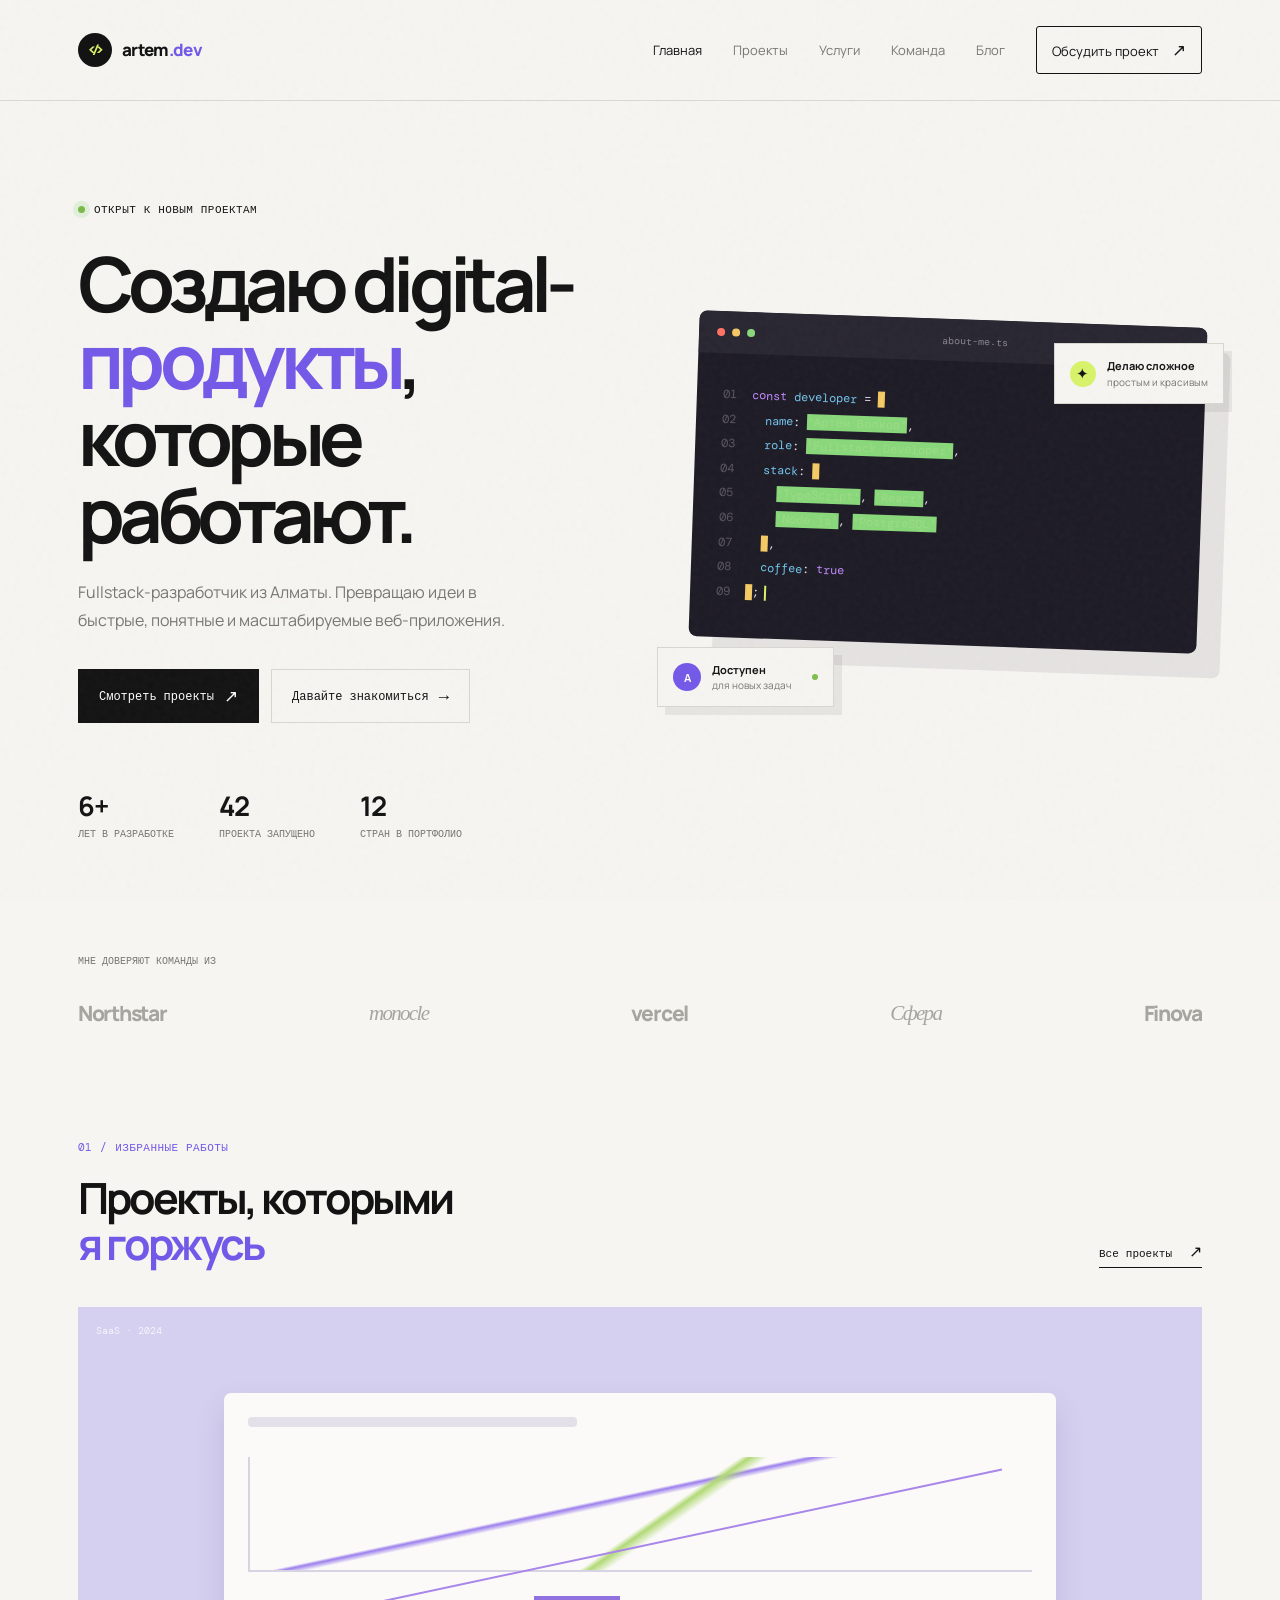
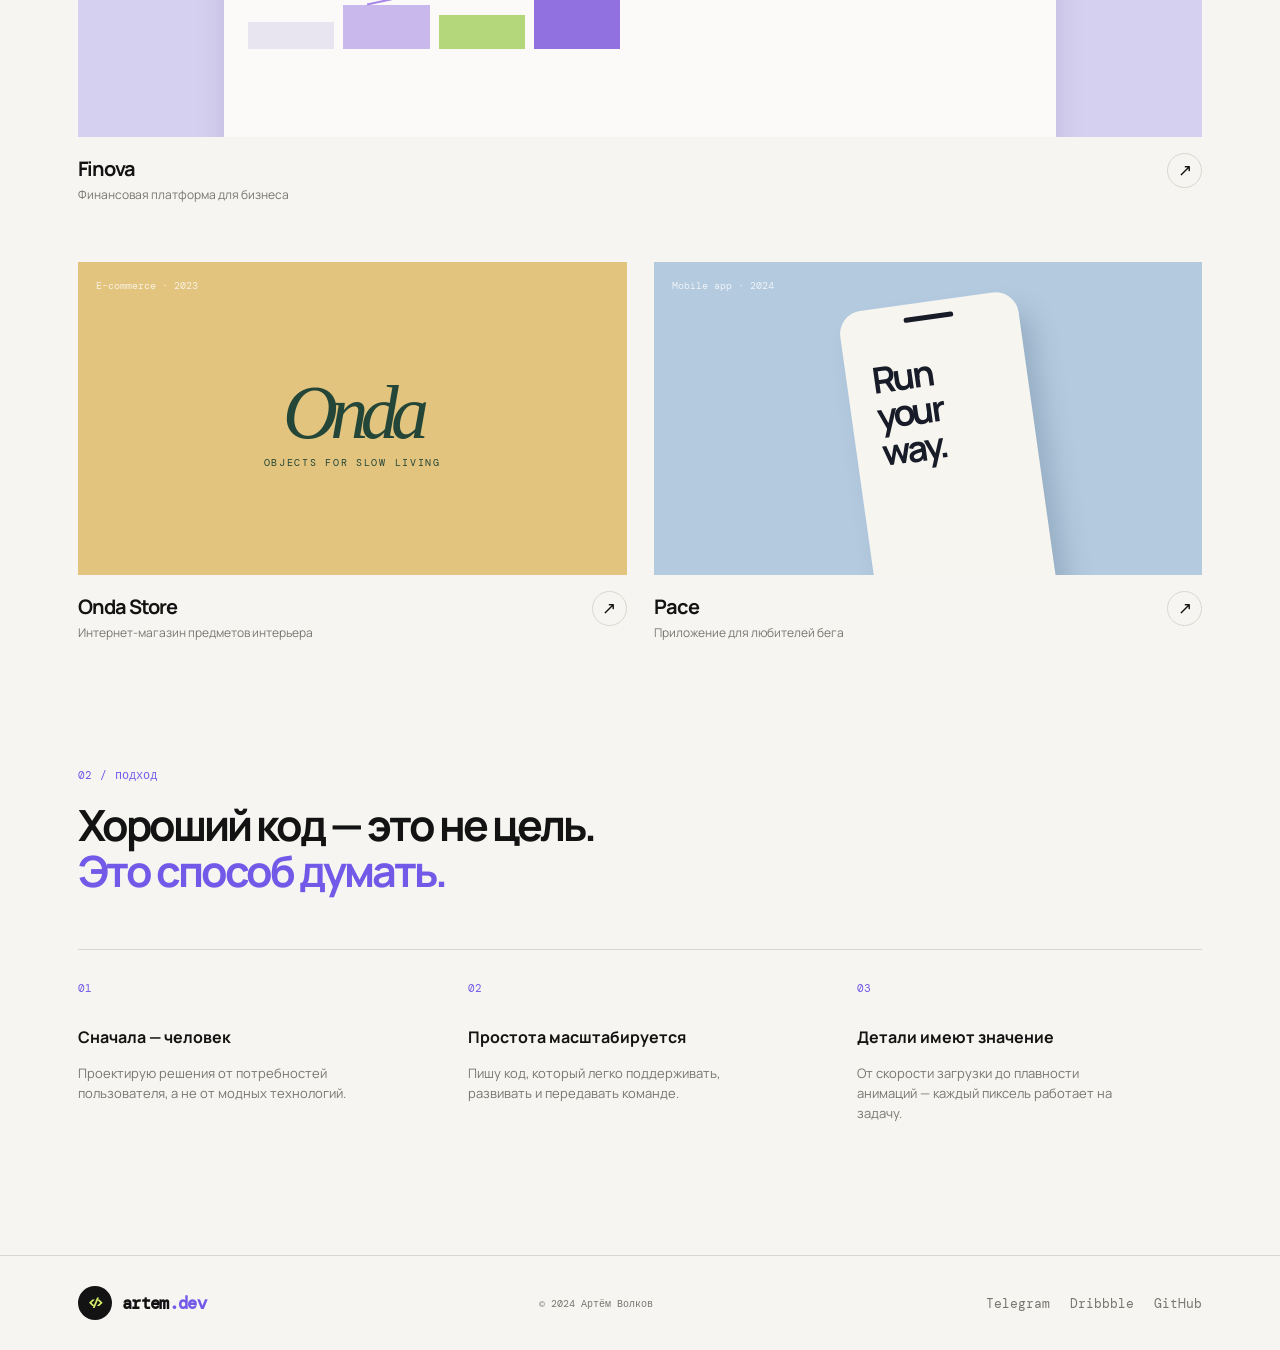
<file: index.html>
<!doctype html>
<html lang="ru">
  <head>
    <meta charset="UTF-8" />
    <meta name="viewport" content="width=device-width, initial-scale=1.0" />
    <meta
      name="description"
      content="Портфолио fullstack-разработчика Артёма Волкова"
    />
    <title>Артём Волков — Fullstack разработчик</title>
    <link rel="preconnect" href="https://fonts.googleapis.com" />
    <link rel="preconnect" href="https://fonts.gstatic.com" crossorigin />
    <link
      href="https://fonts.googleapis.com/css2?family=DM+Mono:wght@400;500&family=Manrope:wght@400;500;600;700;800&display=swap"
      rel="stylesheet"
    />
    <link rel="stylesheet" href="styles.css" />
  </head>
  <body>
    <div class="page-noise"></div>
    <header class="site-header">
      <div class="container nav-wrap">
        <a class="brand" href="index.html"
          ><span class="brand-mark">&lt;/&gt;</span
          ><span>artem<span class="accent">.dev</span></span></a
        >
        <button
          class="menu-toggle"
          aria-label="Открыть меню"
          aria-expanded="false"
        >
          <span></span><span></span>
        </button>
        <nav class="main-nav" aria-label="Основная навигация">
          <a class="active" href="index.html">Главная</a>
          <a href="projects.html">Проекты</a>
          <a href="services.html">Услуги</a>
          <a href="team.html">Команда</a>
          <a href="blog.html">Блог</a>
          <a class="nav-cta" href="contact.html"
            >Обсудить проект <span>↗</span></a
          >
        </nav>
      </div>
    </header>

    <main>
      <section class="hero container">
        <div class="hero-copy">
          <div class="eyebrow">
            <span class="status-dot"></span> Открыт к новым проектам
          </div>
          <h1>Создаю digital-<em>продукты</em>,<br />которые работают.</h1>
          <p class="lead">
            Fullstack-разработчик из Алматы. Превращаю идеи в быстрые, понятные
            и масштабируемые веб-приложения.
          </p>
          <div class="hero-actions">
            <a class="button button-primary" href="projects.html"
              >Смотреть проекты <span>↗</span></a
            >
            <a class="button button-ghost" href="contact.html"
              >Давайте знакомиться <span>→</span></a
            >
          </div>
          <div class="hero-meta">
            <div><strong>6+</strong><span>лет в разработке</span></div>
            <div><strong>42</strong><span>проекта запущено</span></div>
            <div><strong>12</strong><span>стран в портфолио</span></div>
          </div>
        </div>
        <div class="hero-visual">
          <div class="code-window">
            <div class="window-bar">
              <span class="window-dot red"></span
              ><span class="window-dot yellow"></span
              ><span class="window-dot green"></span
              ><span class="window-file">about-me.ts</span>
            </div>
            <div class="code-body">
              <div>
                <span class="line-no">01</span><span class="purple">const</span>
                <span class="blue">developer</span> <span class="white">=</span>
                <span class="yellow">{</span>
              </div>
              <div>
                <span class="line-no">02</span>&nbsp;&nbsp;<span class="blue"
                  >name</span
                ><span class="white">:</span>
                <span class="green">'Артём Волков'</span
                ><span class="white">,</span>
              </div>
              <div>
                <span class="line-no">03</span>&nbsp;&nbsp;<span class="blue"
                  >role</span
                ><span class="white">:</span>
                <span class="green">'Fullstack Developer'</span
                ><span class="white">,</span>
              </div>
              <div>
                <span class="line-no">04</span>&nbsp;&nbsp;<span class="blue"
                  >stack</span
                ><span class="white">:</span> <span class="yellow">[</span>
              </div>
              <div>
                <span class="line-no">05</span>&nbsp;&nbsp;&nbsp;&nbsp;<span
                  class="green"
                  >'TypeScript'</span
                ><span class="white">,</span> <span class="green">'React'</span
                ><span class="white">,</span>
              </div>
              <div>
                <span class="line-no">06</span>&nbsp;&nbsp;&nbsp;&nbsp;<span
                  class="green"
                  >'Node.js'</span
                ><span class="white">,</span>
                <span class="green">'PostgreSQL'</span>
              </div>
              <div>
                <span class="line-no">07</span>&nbsp;&nbsp;<span class="yellow"
                  >]</span
                ><span class="white">,</span>
              </div>
              <div>
                <span class="line-no">08</span>&nbsp;&nbsp;<span class="blue"
                  >coffee</span
                ><span class="white">:</span> <span class="purple">true</span>
              </div>
              <div>
                <span class="line-no">09</span><span class="yellow">}</span
                ><span class="white">;</span><span class="cursor"></span>
              </div>
            </div>
          </div>
          <div class="floating-card card-top">
            <span class="card-icon">✦</span
            ><span><b>Делаю сложное</b><small>простым и красивым</small></span>
          </div>
          <div class="floating-card card-bottom">
            <span class="avatar-dot">A</span
            ><span><b>Доступен</b><small>для новых задач</small></span
            ><span class="pulse"></span>
          </div>
        </div>
      </section>

      <section class="trusted container">
        <span class="section-label">Мне доверяют команды из</span>
        <div class="logo-row">
          <span>Northstar</span><span class="logo-serif">monocle</span
          ><span>vercel</span><span class="logo-serif">Сфера</span
          ><span>Finova</span>
        </div>
      </section>

      <section class="featured container">
        <div class="section-heading">
          <div>
            <span class="section-kicker">01 / Избранные работы</span>
            <h2>Проекты, которыми<br /><em>я горжусь</em></h2>
          </div>
          <a class="text-link" href="projects.html"
            >Все проекты <span>↗</span></a
          >
        </div>
        <div class="project-grid">
          <a class="project-card project-large" href="project-finova.html">
            <div class="project-image project-image-one">
              <span class="project-tag">SaaS · 2024</span>
              <div class="mockup-dashboard">
                <div class="mockup-top"></div>
                <div class="mockup-chart"></div>
                <div class="mockup-bars"><i></i><i></i><i></i><i></i></div>
              </div>
            </div>
            <div class="project-info">
              <div>
                <h3>Finova</h3>
                <p>Финансовая платформа для бизнеса</p>
              </div>
              <span class="circle-arrow">↗</span>
            </div>
          </a>
          <a class="project-card" href="project-detail.html?project=onda">
            <div class="project-image project-image-two">
              <span class="project-tag">E-commerce · 2023</span>
              <div class="shop-shape">
                <span>Onda</span><small>Objects for slow living</small>
              </div>
            </div>
            <div class="project-info">
              <div>
                <h3>Onda Store</h3>
                <p>Интернет-магазин предметов интерьера</p>
              </div>
              <span class="circle-arrow">↗</span>
            </div>
          </a>
          <a class="project-card" href="project-detail.html?project=pace">
            <div class="project-image project-image-three">
              <span class="project-tag">Mobile app · 2024</span>
              <div class="phone-mock">
                <div class="phone-notch"></div>
                <b>Run<br />your<br />way.</b><span>→</span>
              </div>
            </div>
            <div class="project-info">
              <div>
                <h3>Pace</h3>
                <p>Приложение для любителей бега</p>
              </div>
              <span class="circle-arrow">↗</span>
            </div>
          </a>
        </div>
      </section>

      <section class="manifesto container">
        <span class="section-kicker">02 / Подход</span>
        <h2>Хороший код — это не цель.<br /><em>Это способ думать.</em></h2>
        <div class="principles">
          <div>
            <span>01</span>
            <h3>Сначала — человек</h3>
            <p>
              Проектирую решения от потребностей пользователя, а не от модных
              технологий.
            </p>
          </div>
          <div>
            <span>02</span>
            <h3>Простота масштабируется</h3>
            <p>
              Пишу код, который легко поддерживать, развивать и передавать
              команде.
            </p>
          </div>
          <div>
            <span>03</span>
            <h3>Детали имеют значение</h3>
            <p>
              От скорости загрузки до плавности анимаций — каждый пиксель
              работает на задачу.
            </p>
          </div>
        </div>
      </section>
    </main>
    <footer class="site-footer">
      <div class="container footer-inner">
        <a class="brand" href="index.html"
          ><span class="brand-mark">&lt;/&gt;</span
          ><span>artem<span class="accent">.dev</span></span></a
        ><span>© 2024 Артём Волков</span>
        <div class="footer-links">
          <a href="#">Telegram</a><a href="#">Dribbble</a><a href="#">GitHub</a>
        </div>
      </div>
    </footer>
    <script src="script.js"></script>
  </body>
</html>
</file>
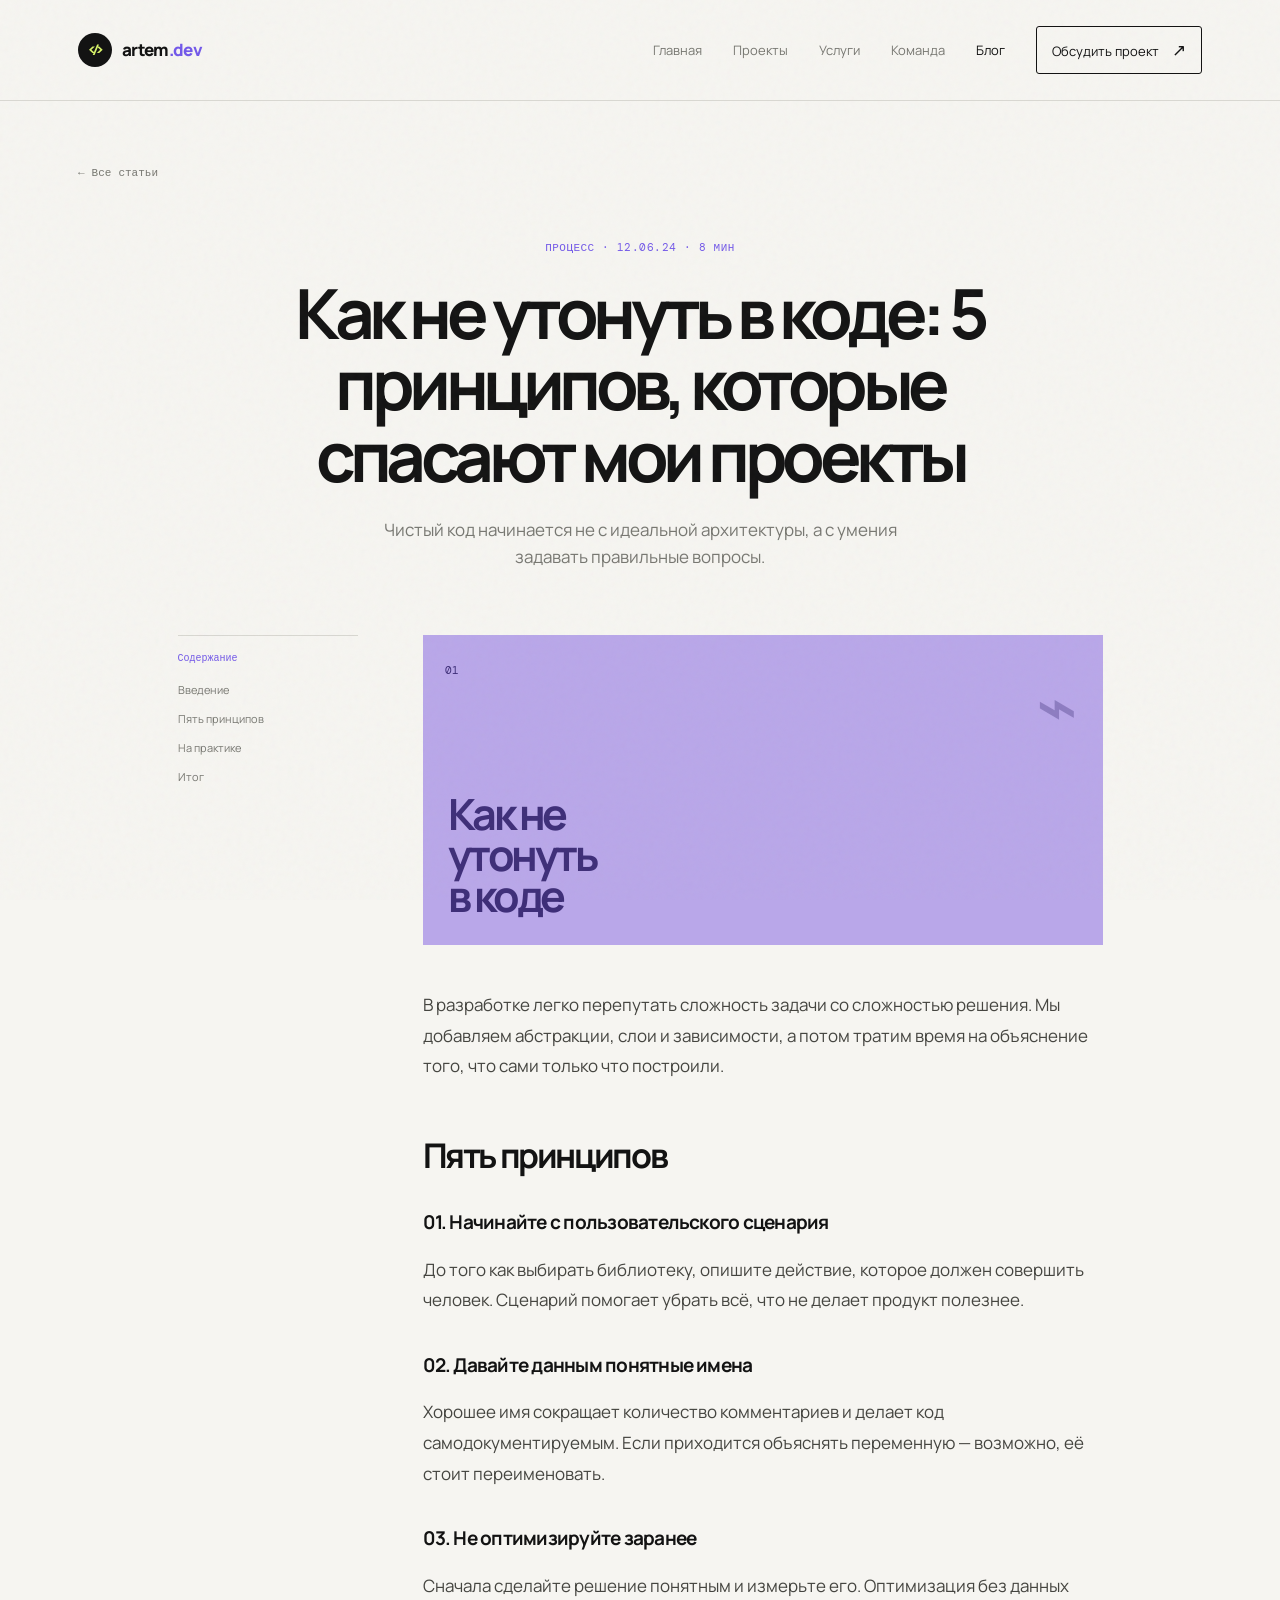
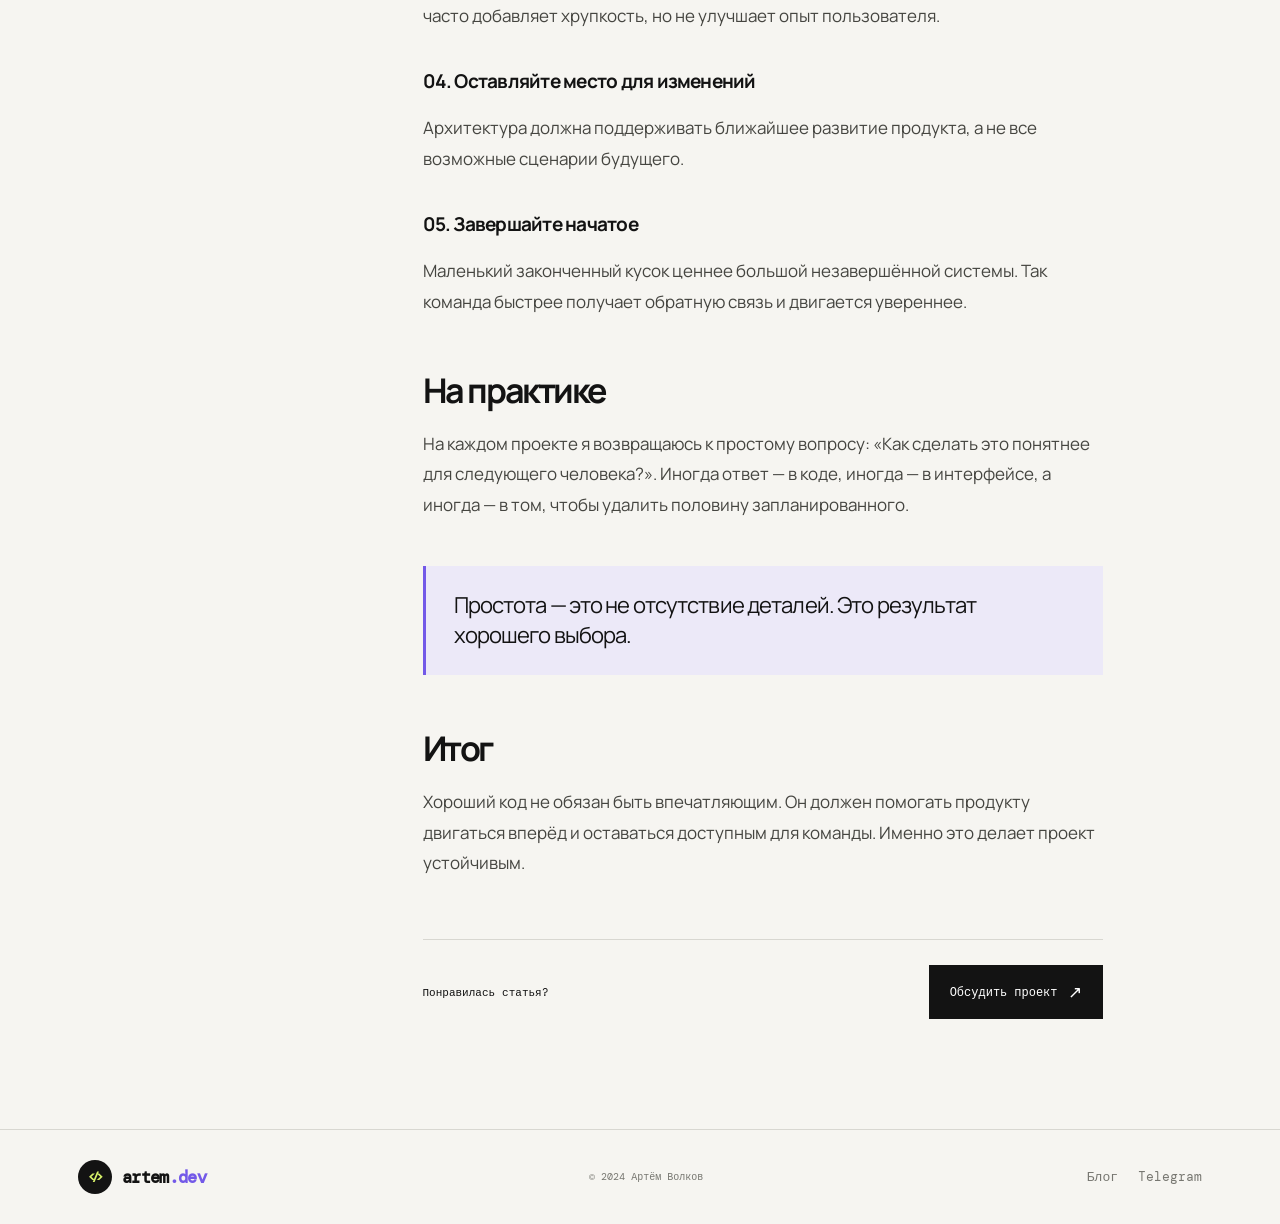
<file: article.html>
<!doctype html>
<html lang="ru">
  <head>
    <meta charset="UTF-8" />
    <meta name="viewport" content="width=device-width, initial-scale=1.0" />
    <meta name="description" content="Статья artem.dev" />
    <title>Статья — artem.dev</title>
    <link rel="preconnect" href="https://fonts.googleapis.com" />
    <link rel="preconnect" href="https://fonts.gstatic.com" crossorigin />
    <link
      href="https://fonts.googleapis.com/css2?family=DM+Mono:wght@400;500&family=Manrope:wght@400;500;600;700;800&display=swap"
      rel="stylesheet"
    />
    <link rel="stylesheet" href="styles.css" />
  </head>
  <body>
    <div class="page-noise"></div>
    <header class="site-header">
      <div class="container nav-wrap">
        <a class="brand" href="index.html"
          ><span class="brand-mark">&lt;/&gt;</span
          ><span>artem<span class="accent">.dev</span></span></a
        ><button
          class="menu-toggle"
          aria-label="Открыть меню"
          aria-expanded="false"
        >
          <span></span><span></span>
        </button>
        <nav class="main-nav">
          <a href="index.html">Главная</a><a href="projects.html">Проекты</a
          ><a href="services.html">Услуги</a><a href="team.html">Команда</a
          ><a class="active" href="blog.html">Блог</a
          ><a class="nav-cta" href="contact.html"
            >Обсудить проект <span>↗</span></a
          >
        </nav>
      </div>
    </header>
    <main>
      <article class="article-page container">
        <a class="back-link" href="blog.html">← Все статьи</a>
        <header class="article-header">
          <span class="section-kicker" id="article-meta"
            >Процесс · 12.06.24 · 8 мин</span
          >
          <h1 id="article-title">
            Как не утонуть в коде: 5 принципов, которые спасают мои проекты
          </h1>
          <p id="article-lead">
            Чистый код начинается не с идеальной архитектуры, а с умения
            задавать правильные вопросы.
          </p>
        </header>
        <div class="article-layout">
          <aside class="article-aside">
            <span>Содержание</span><a href="#intro">Введение</a
            ><a href="#principles">Пять принципов</a
            ><a href="#practice">На практике</a><a href="#summary">Итог</a>
          </aside>
          <div class="article-body">
            <div class="article-art visual-purple">
              <span id="article-number">01</span
              ><b id="article-art-title">Как не<br />утонуть<br />в коде</b
              ><i>⌁</i>
            </div>
            <p id="intro">
              В разработке легко перепутать сложность задачи со сложностью
              решения. Мы добавляем абстракции, слои и зависимости, а потом
              тратим время на объяснение того, что сами только что построили.
            </p>
            <h2 id="principles">Пять принципов</h2>
            <h3>01. Начинайте с пользовательского сценария</h3>
            <p>
              До того как выбирать библиотеку, опишите действие, которое должен
              совершить человек. Сценарий помогает убрать всё, что не делает
              продукт полезнее.
            </p>
            <h3>02. Давайте данным понятные имена</h3>
            <p>
              Хорошее имя сокращает количество комментариев и делает код
              самодокументируемым. Если приходится объяснять переменную —
              возможно, её стоит переименовать.
            </p>
            <h3>03. Не оптимизируйте заранее</h3>
            <p>
              Сначала сделайте решение понятным и измерьте его. Оптимизация без
              данных часто добавляет хрупкость, но не улучшает опыт
              пользователя.
            </p>
            <h3>04. Оставляйте место для изменений</h3>
            <p>
              Архитектура должна поддерживать ближайшее развитие продукта, а не
              все возможные сценарии будущего.
            </p>
            <h3>05. Завершайте начатое</h3>
            <p>
              Маленький законченный кусок ценнее большой незавершённой системы.
              Так команда быстрее получает обратную связь и двигается увереннее.
            </p>
            <h2 id="practice">На практике</h2>
            <p>
              На каждом проекте я возвращаюсь к простому вопросу: «Как сделать
              это понятнее для следующего человека?». Иногда ответ — в коде,
              иногда — в интерфейсе, а иногда — в том, чтобы удалить половину
              запланированного.
            </p>
            <blockquote>
              Простота — это не отсутствие деталей. Это результат хорошего
              выбора.
            </blockquote>
            <h2 id="summary">Итог</h2>
            <p>
              Хороший код не обязан быть впечатляющим. Он должен помогать
              продукту двигаться вперёд и оставаться доступным для команды.
              Именно это делает проект устойчивым.
            </p>
            <div class="article-footer">
              <span>Понравилась статья?</span
              ><a class="button button-primary" href="contact.html"
                >Обсудить проект <span>↗</span></a
              >
            </div>
          </div>
        </div>
      </article>
    </main>
    <footer class="site-footer">
      <div class="container footer-inner">
        <a class="brand" href="index.html"
          ><span class="brand-mark">&lt;/&gt;</span
          ><span>artem<span class="accent">.dev</span></span></a
        ><span>© 2024 Артём Волков</span>
        <div class="footer-links">
          <a href="blog.html">Блог</a><a href="#">Telegram</a>
        </div>
      </div>
    </footer>
    <script src="script.js"></script>
  </body>
</html>
</file>
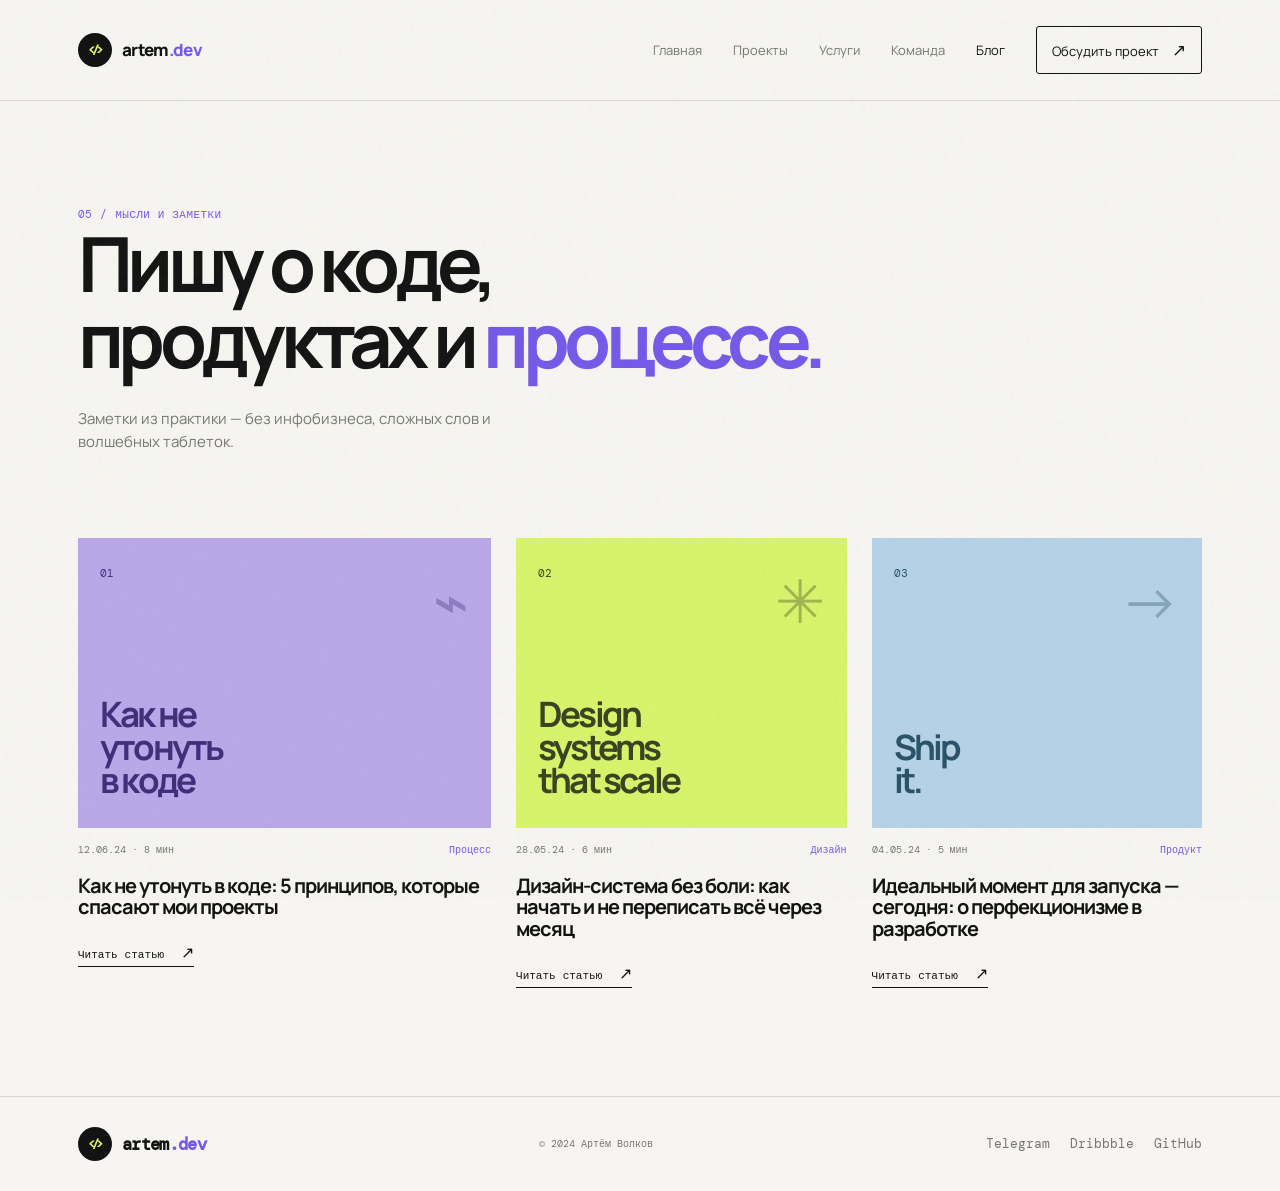
<file: blog.html>
<!doctype html>
<html lang="ru">
  <head>
    <meta charset="UTF-8" />
    <meta name="viewport" content="width=device-width, initial-scale=1.0" />
    <title>Блог — artem.dev</title>
    <link rel="preconnect" href="https://fonts.googleapis.com" />
    <link rel="preconnect" href="https://fonts.gstatic.com" crossorigin />
    <link
      href="https://fonts.googleapis.com/css2?family=DM+Mono:wght@400;500&family=Manrope:wght@400;500;600;700;800&display=swap"
      rel="stylesheet"
    />
    <link rel="stylesheet" href="styles.css" />
  </head>
  <body>
    <div class="page-noise"></div>
    <header class="site-header">
      <div class="container nav-wrap">
        <a class="brand" href="index.html"
          ><span class="brand-mark">&lt;/&gt;</span
          ><span>artem<span class="accent">.dev</span></span></a
        ><button
          class="menu-toggle"
          aria-label="Открыть меню"
          aria-expanded="false"
        >
          <span></span><span></span>
        </button>
        <nav class="main-nav">
          <a href="index.html">Главная</a><a href="projects.html">Проекты</a
          ><a href="services.html">Услуги</a><a href="team.html">Команда</a
          ><a class="active" href="blog.html">Блог</a
          ><a class="nav-cta" href="contact.html"
            >Обсудить проект <span>↗</span></a
          >
        </nav>
      </div>
    </header>
    <main>
      <section class="page-hero container">
        <span class="section-kicker">05 / Мысли и заметки</span>
        <h1>Пишу о коде,<br />продуктах и <em>процессе.</em></h1>
        <p>
          Заметки из практики — без инфобизнеса, сложных слов и волшебных
          таблеток.
        </p>
      </section>
      <section class="container blog-grid">
        <article class="blog-card blog-featured">
          <div class="blog-visual visual-purple">
            <span>01</span><b>Как не<br />утонуть<br />в коде</b><i>⌁</i>
          </div>
          <div class="blog-meta">
            <span>12.06.24 · 8 мин</span><span class="blog-type">Процесс</span>
          </div>
          <h2>
            Как не утонуть в коде: 5 принципов, которые спасают мои проекты
          </h2>
          <a class="text-link" href="article.html?article=code"
            >Читать статью <span>↗</span></a
          >
        </article>
        <article class="blog-card">
          <div class="blog-visual visual-yellow">
            <span>02</span><b>Design<br />systems<br />that scale</b><i>✳</i>
          </div>
          <div class="blog-meta">
            <span>28.05.24 · 6 мин</span><span class="blog-type">Дизайн</span>
          </div>
          <h2>
            Дизайн-система без боли: как начать и не переписать всё через месяц
          </h2>
          <a class="text-link" href="article.html?article=design"
            >Читать статью <span>↗</span></a
          >
        </article>
        <article class="blog-card">
          <div class="blog-visual visual-blue">
            <span>03</span><b>Ship<br />it.</b><i>→</i>
          </div>
          <div class="blog-meta">
            <span>04.05.24 · 5 мин</span><span class="blog-type">Продукт</span>
          </div>
          <h2>
            Идеальный момент для запуска — сегодня: о перфекционизме в
            разработке
          </h2>
          <a class="text-link" href="article.html?article=launch"
            >Читать статью <span>↗</span></a
          >
        </article>
      </section>
    </main>
    <footer class="site-footer">
      <div class="container footer-inner">
        <a class="brand" href="index.html"
          ><span class="brand-mark">&lt;/&gt;</span
          ><span>artem<span class="accent">.dev</span></span></a
        ><span>© 2024 Артём Волков</span>
        <div class="footer-links">
          <a href="#">Telegram</a><a href="#">Dribbble</a><a href="#">GitHub</a>
        </div>
      </div>
    </footer>
    <script src="script.js"></script>
  </body>
</html>
</file>
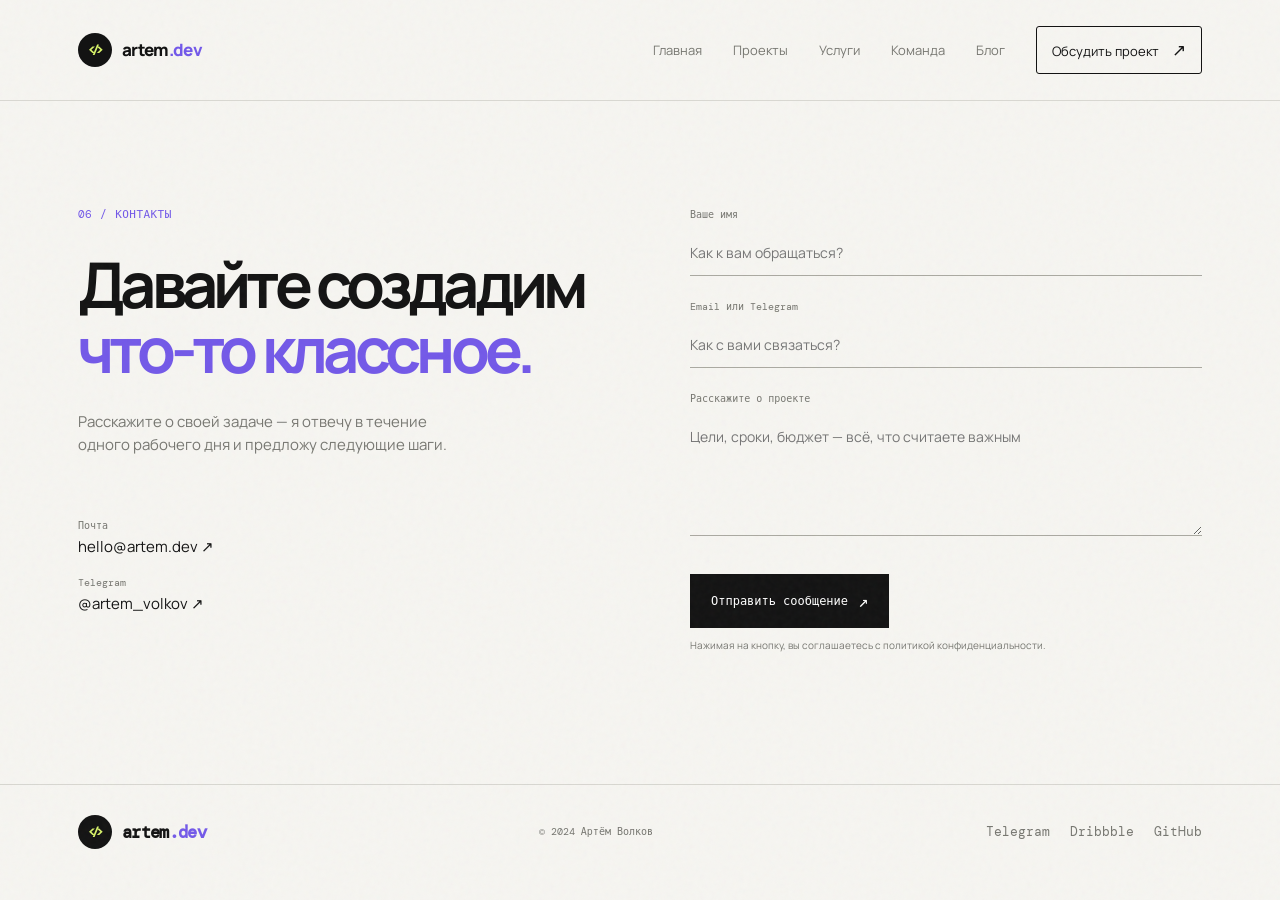
<file: contact.html>
<!doctype html>
<html lang="ru">
<head><meta charset="UTF-8"><meta name="viewport" content="width=device-width, initial-scale=1.0"><title>Контакты — artem.dev</title><link rel="preconnect" href="https://fonts.googleapis.com"><link rel="preconnect" href="https://fonts.gstatic.com" crossorigin><link href="https://fonts.googleapis.com/css2?family=DM+Mono:wght@400;500&family=Manrope:wght@400;500;600;700;800&display=swap" rel="stylesheet"><link rel="stylesheet" href="styles.css"></head>
<body><div class="page-noise"></div><header class="site-header"><div class="container nav-wrap"><a class="brand" href="index.html"><span class="brand-mark">&lt;/&gt;</span><span>artem<span class="accent">.dev</span></span></a><button class="menu-toggle" aria-label="Открыть меню" aria-expanded="false"><span></span><span></span></button><nav class="main-nav"><a href="index.html">Главная</a><a href="projects.html">Проекты</a><a href="services.html">Услуги</a><a href="team.html">Команда</a><a href="blog.html">Блог</a><a class="nav-cta active" href="contact.html">Обсудить проект <span>↗</span></a></nav></div></header>
<main><section class="contact-layout container"><div class="contact-intro"><span class="section-kicker">06 / Контакты</span><h1>Давайте создадим<br><em>что-то классное.</em></h1><p>Расскажите о своей задаче — я отвечу в течение одного рабочего дня и предложу следующие шаги.</p><div class="contact-details"><a href="mailto:hello@artem.dev"><span>Почта</span>hello@artem.dev ↗</a><a href="https://t.me" target="_blank" rel="noreferrer"><span>Telegram</span>@artem_volkov ↗</a></div></div><form class="contact-form" id="contact-form"><label>Ваше имя<input type="text" name="name" placeholder="Как к вам обращаться?" required></label><label>Email или Telegram<input type="text" name="contact" placeholder="Как с вами связаться?" required></label><label>Расскажите о проекте<textarea name="message" rows="5" placeholder="Цели, сроки, бюджет — всё, что считаете важным" required></textarea></label><button class="button button-primary" type="submit">Отправить сообщение <span>↗</span></button><p class="form-note">Нажимая на кнопку, вы соглашаетесь с политикой конфиденциальности.</p><div class="form-success" role="status">Спасибо! Сообщение отправлено. Я скоро свяжусь с вами.</div></form></section></main><footer class="site-footer"><div class="container footer-inner"><a class="brand" href="index.html"><span class="brand-mark">&lt;/&gt;</span><span>artem<span class="accent">.dev</span></span></a><span>© 2024 Артём Волков</span><div class="footer-links"><a href="#">Telegram</a><a href="#">Dribbble</a><a href="#">GitHub</a></div></div></footer><script src="script.js"></script></body></html>
</file>
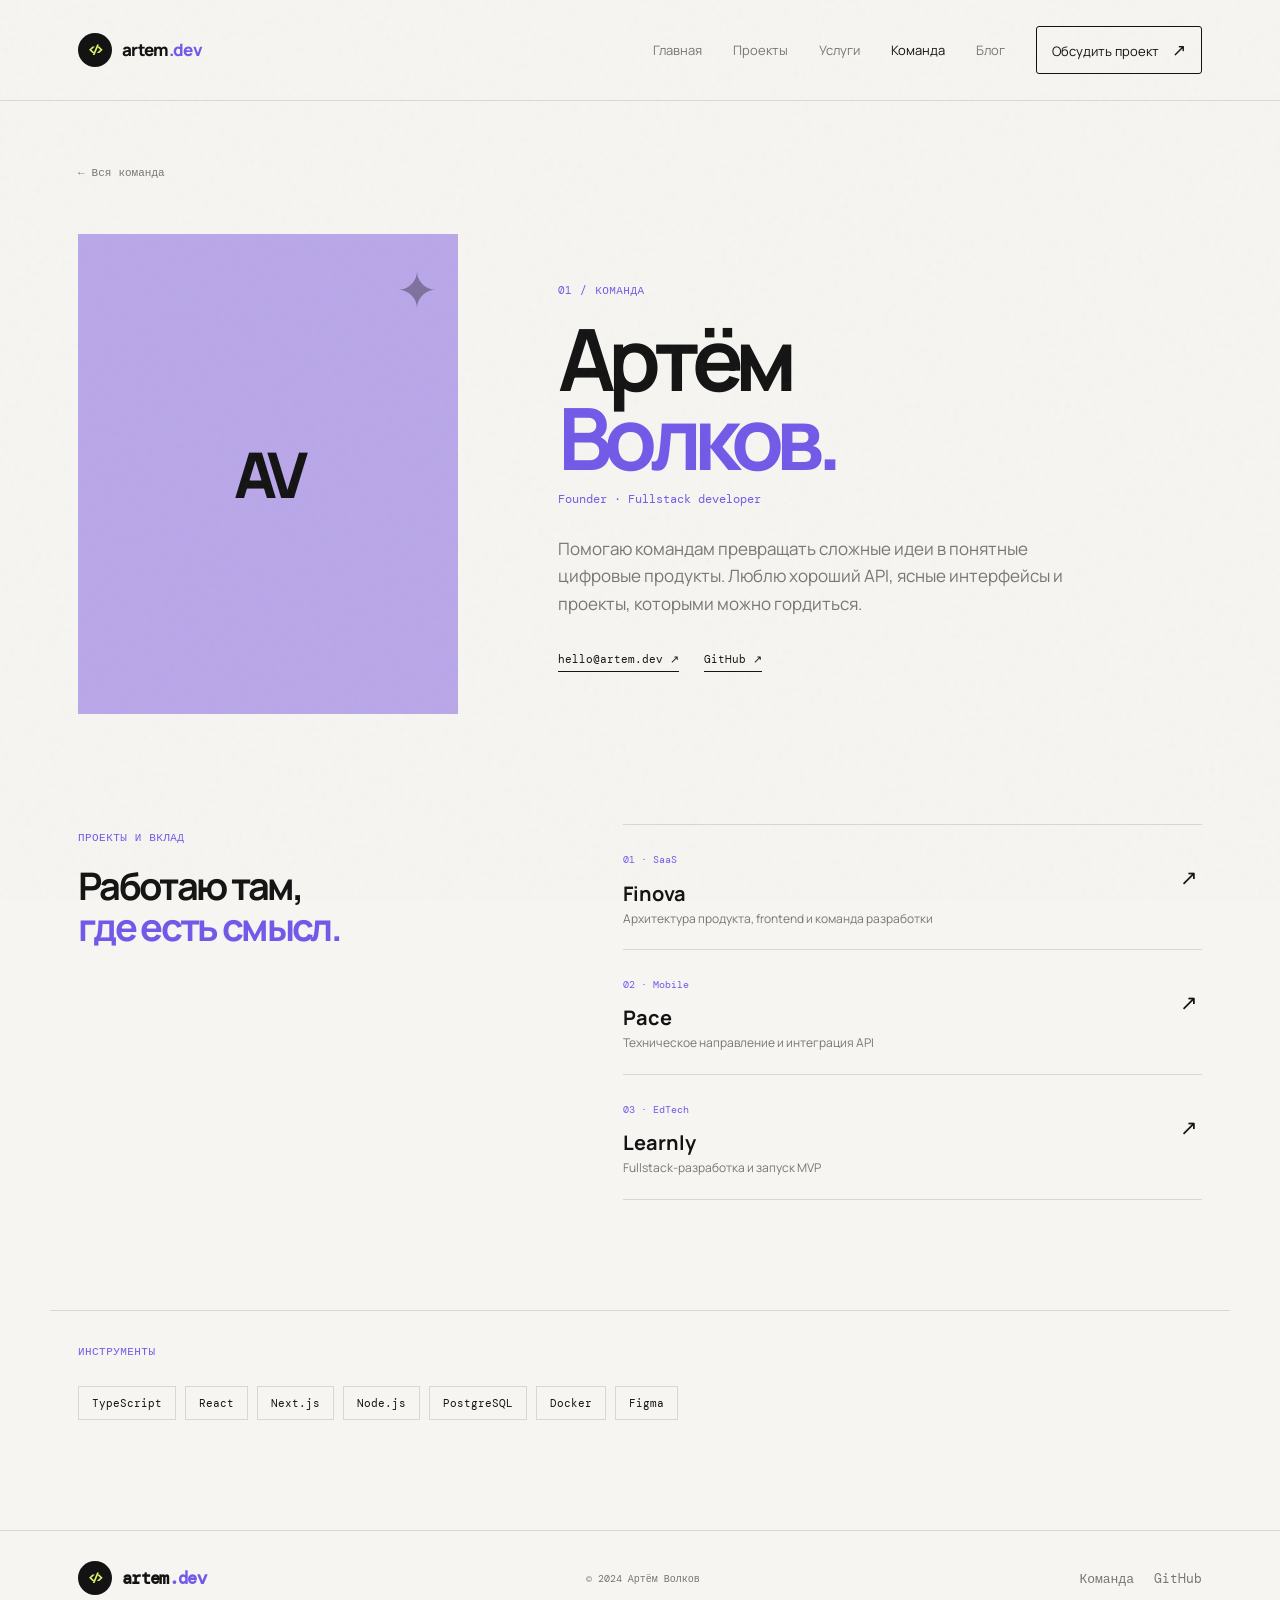
<file: member-artem.html>
<!doctype html><html lang="ru"><head><meta charset="UTF-8"><meta name="viewport" content="width=device-width, initial-scale=1.0"><title>Артём Волков — artem.dev</title><link rel="preconnect" href="https://fonts.googleapis.com"><link rel="preconnect" href="https://fonts.gstatic.com" crossorigin><link href="https://fonts.googleapis.com/css2?family=DM+Mono:wght@400;500&family=Manrope:wght@400;500;600;700;800&display=swap" rel="stylesheet"><link rel="stylesheet" href="styles.css"></head><body><div class="page-noise"></div><header class="site-header"><div class="container nav-wrap"><a class="brand" href="index.html"><span class="brand-mark">&lt;/&gt;</span><span>artem<span class="accent">.dev</span></span></a><button class="menu-toggle" aria-label="Открыть меню" aria-expanded="false"><span></span><span></span></button><nav class="main-nav"><a href="index.html">Главная</a><a href="projects.html">Проекты</a><a href="services.html">Услуги</a><a class="active" href="team.html">Команда</a><a href="blog.html">Блог</a><a class="nav-cta" href="contact.html">Обсудить проект <span>↗</span></a></nav></div></header><main><section class="member-hero container"><a class="back-link" href="team.html">← Вся команда</a><div class="member-hero-grid"><div class="member-photo member-artem"><span>AV</span><i>✦</i></div><div><span class="section-kicker">01 / Команда</span><h1>Артём<br><em>Волков.</em></h1><p class="member-role">Founder · Fullstack developer</p><p class="member-bio">Помогаю командам превращать сложные идеи в понятные цифровые продукты. Люблю хороший API, ясные интерфейсы и проекты, которыми можно гордиться.</p><div class="member-links"><a href="mailto:hello@artem.dev">hello@artem.dev ↗</a><a href="#">GitHub ↗</a></div></div></div></section><section class="container member-content"><div><span class="section-kicker">Проекты и вклад</span><h2>Работаю там,<br><em>где есть смысл.</em></h2></div><div class="member-projects"><a href="project-finova.html"><span>01 · SaaS</span><h3>Finova</h3><p>Архитектура продукта, frontend и команда разработки</p><b>↗</b></a><a href="projects.html"><span>02 · Mobile</span><h3>Pace</h3><p>Техническое направление и интеграция API</p><b>↗</b></a><a href="projects.html"><span>03 · EdTech</span><h3>Learnly</h3><p>Fullstack-разработка и запуск MVP</p><b>↗</b></a></div></section><section class="container member-skills"><span class="section-kicker">Инструменты</span><div class="skill-tags"><span>TypeScript</span><span>React</span><span>Next.js</span><span>Node.js</span><span>PostgreSQL</span><span>Docker</span><span>Figma</span></div></section></main><footer class="site-footer"><div class="container footer-inner"><a class="brand" href="index.html"><span class="brand-mark">&lt;/&gt;</span><span>artem<span class="accent">.dev</span></span></a><span>© 2024 Артём Волков</span><div class="footer-links"><a href="team.html">Команда</a><a href="#">GitHub</a></div></div></footer><script src="script.js"></script></body></html>
</file>
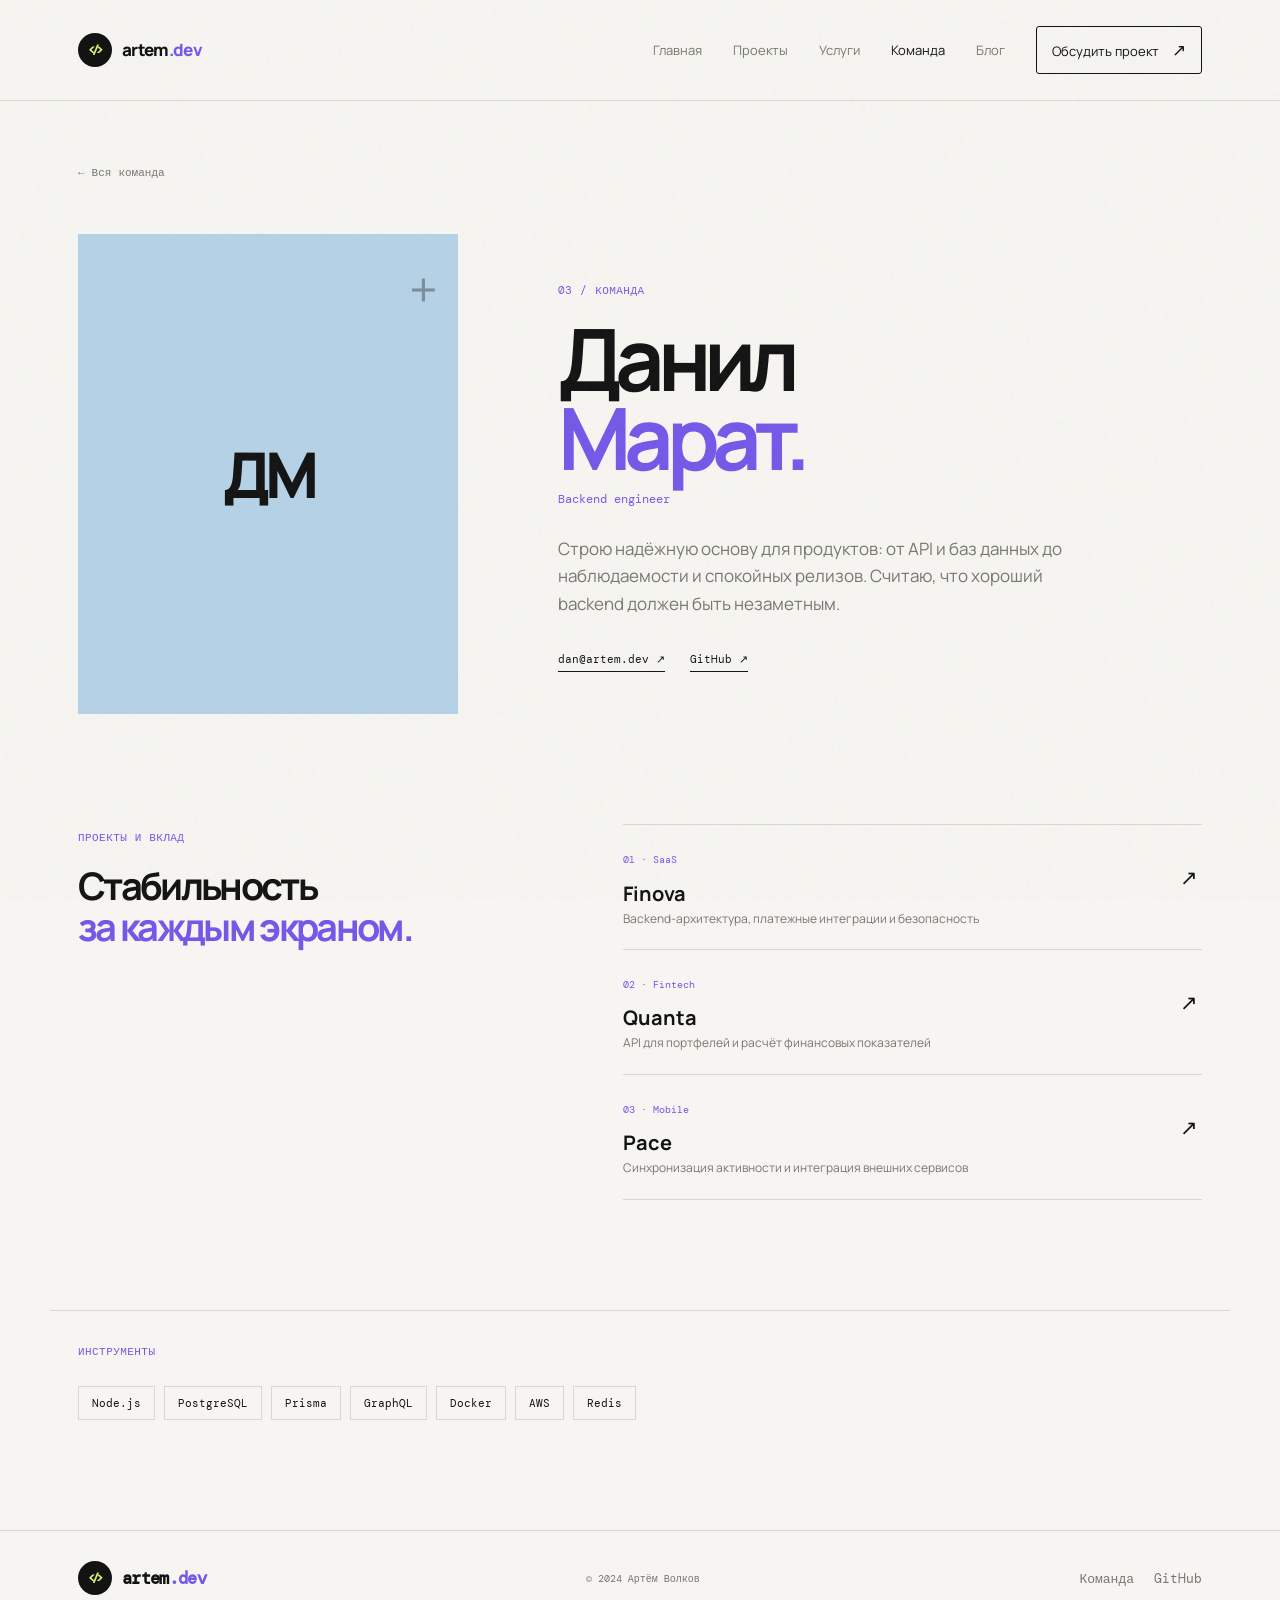
<file: member-dan.html>
<!doctype html><html lang="ru"><head><meta charset="UTF-8"><meta name="viewport" content="width=device-width, initial-scale=1.0"><title>Данил Марат — artem.dev</title><link rel="preconnect" href="https://fonts.googleapis.com"><link rel="preconnect" href="https://fonts.gstatic.com" crossorigin><link href="https://fonts.googleapis.com/css2?family=DM+Mono:wght@400;500&family=Manrope:wght@400;500;600;700;800&display=swap" rel="stylesheet"><link rel="stylesheet" href="styles.css"></head><body><div class="page-noise"></div><header class="site-header"><div class="container nav-wrap"><a class="brand" href="index.html"><span class="brand-mark">&lt;/&gt;</span><span>artem<span class="accent">.dev</span></span></a><button class="menu-toggle" aria-label="Открыть меню" aria-expanded="false"><span></span><span></span></button><nav class="main-nav"><a href="index.html">Главная</a><a href="projects.html">Проекты</a><a href="services.html">Услуги</a><a class="active" href="team.html">Команда</a><a href="blog.html">Блог</a><a class="nav-cta" href="contact.html">Обсудить проект <span>↗</span></a></nav></div></header><main><section class="member-hero container"><a class="back-link" href="team.html">← Вся команда</a><div class="member-hero-grid"><div class="member-photo member-dan"><span>ДМ</span><i>+</i></div><div><span class="section-kicker">03 / Команда</span><h1>Данил<br><em>Марат.</em></h1><p class="member-role">Backend engineer</p><p class="member-bio">Строю надёжную основу для продуктов: от API и баз данных до наблюдаемости и спокойных релизов. Считаю, что хороший backend должен быть незаметным.</p><div class="member-links"><a href="mailto:dan@artem.dev">dan@artem.dev ↗</a><a href="#">GitHub ↗</a></div></div></div></section><section class="container member-content"><div><span class="section-kicker">Проекты и вклад</span><h2>Стабильность<br><em>за каждым экраном.</em></h2></div><div class="member-projects"><a href="project-finova.html"><span>01 · SaaS</span><h3>Finova</h3><p>Backend-архитектура, платежные интеграции и безопасность</p><b>↗</b></a><a href="projects.html"><span>02 · Fintech</span><h3>Quanta</h3><p>API для портфелей и расчёт финансовых показателей</p><b>↗</b></a><a href="projects.html"><span>03 · Mobile</span><h3>Pace</h3><p>Синхронизация активности и интеграция внешних сервисов</p><b>↗</b></a></div></section><section class="container member-skills"><span class="section-kicker">Инструменты</span><div class="skill-tags"><span>Node.js</span><span>PostgreSQL</span><span>Prisma</span><span>GraphQL</span><span>Docker</span><span>AWS</span><span>Redis</span></div></section></main><footer class="site-footer"><div class="container footer-inner"><a class="brand" href="index.html"><span class="brand-mark">&lt;/&gt;</span><span>artem<span class="accent">.dev</span></span></a><span>© 2024 Артём Волков</span><div class="footer-links"><a href="team.html">Команда</a><a href="#">GitHub</a></div></div></footer><script src="script.js"></script></body></html>
</file>
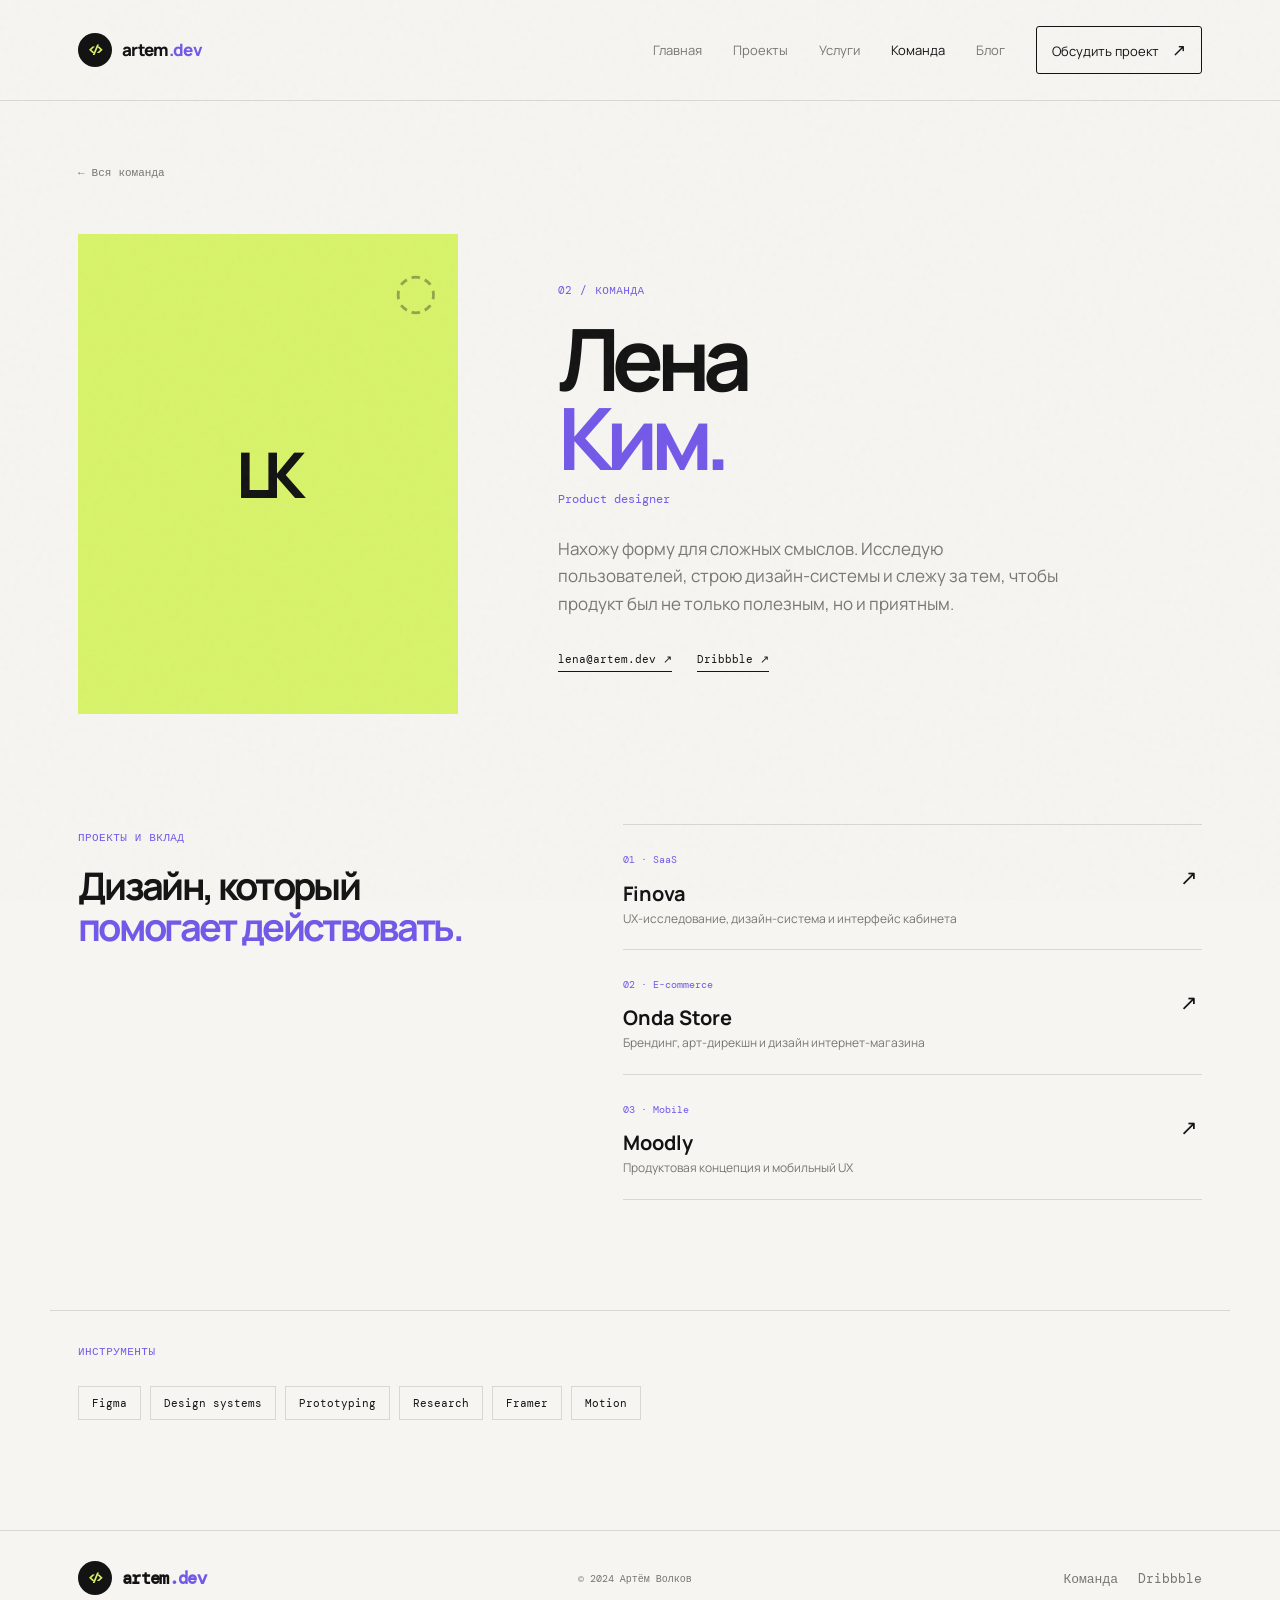
<file: member-lena.html>
<!doctype html><html lang="ru"><head><meta charset="UTF-8"><meta name="viewport" content="width=device-width, initial-scale=1.0"><title>Лена Ким — artem.dev</title><link rel="preconnect" href="https://fonts.googleapis.com"><link rel="preconnect" href="https://fonts.gstatic.com" crossorigin><link href="https://fonts.googleapis.com/css2?family=DM+Mono:wght@400;500&family=Manrope:wght@400;500;600;700;800&display=swap" rel="stylesheet"><link rel="stylesheet" href="styles.css"></head><body><div class="page-noise"></div><header class="site-header"><div class="container nav-wrap"><a class="brand" href="index.html"><span class="brand-mark">&lt;/&gt;</span><span>artem<span class="accent">.dev</span></span></a><button class="menu-toggle" aria-label="Открыть меню" aria-expanded="false"><span></span><span></span></button><nav class="main-nav"><a href="index.html">Главная</a><a href="projects.html">Проекты</a><a href="services.html">Услуги</a><a class="active" href="team.html">Команда</a><a href="blog.html">Блог</a><a class="nav-cta" href="contact.html">Обсудить проект <span>↗</span></a></nav></div></header><main><section class="member-hero container"><a class="back-link" href="team.html">← Вся команда</a><div class="member-hero-grid"><div class="member-photo member-lena"><span>LK</span><i>◌</i></div><div><span class="section-kicker">02 / Команда</span><h1>Лена<br><em>Ким.</em></h1><p class="member-role">Product designer</p><p class="member-bio">Нахожу форму для сложных смыслов. Исследую пользователей, строю дизайн-системы и слежу за тем, чтобы продукт был не только полезным, но и приятным.</p><div class="member-links"><a href="mailto:lena@artem.dev">lena@artem.dev ↗</a><a href="#">Dribbble ↗</a></div></div></div></section><section class="container member-content"><div><span class="section-kicker">Проекты и вклад</span><h2>Дизайн, который<br><em>помогает действовать.</em></h2></div><div class="member-projects"><a href="project-finova.html"><span>01 · SaaS</span><h3>Finova</h3><p>UX-исследование, дизайн-система и интерфейс кабинета</p><b>↗</b></a><a href="projects.html"><span>02 · E-commerce</span><h3>Onda Store</h3><p>Брендинг, арт-дирекшн и дизайн интернет-магазина</p><b>↗</b></a><a href="projects.html"><span>03 · Mobile</span><h3>Moodly</h3><p>Продуктовая концепция и мобильный UX</p><b>↗</b></a></div></section><section class="container member-skills"><span class="section-kicker">Инструменты</span><div class="skill-tags"><span>Figma</span><span>Design systems</span><span>Prototyping</span><span>Research</span><span>Framer</span><span>Motion</span></div></section></main><footer class="site-footer"><div class="container footer-inner"><a class="brand" href="index.html"><span class="brand-mark">&lt;/&gt;</span><span>artem<span class="accent">.dev</span></span></a><span>© 2024 Артём Волков</span><div class="footer-links"><a href="team.html">Команда</a><a href="#">Dribbble</a></div></div></footer><script src="script.js"></script></body></html>
</file>
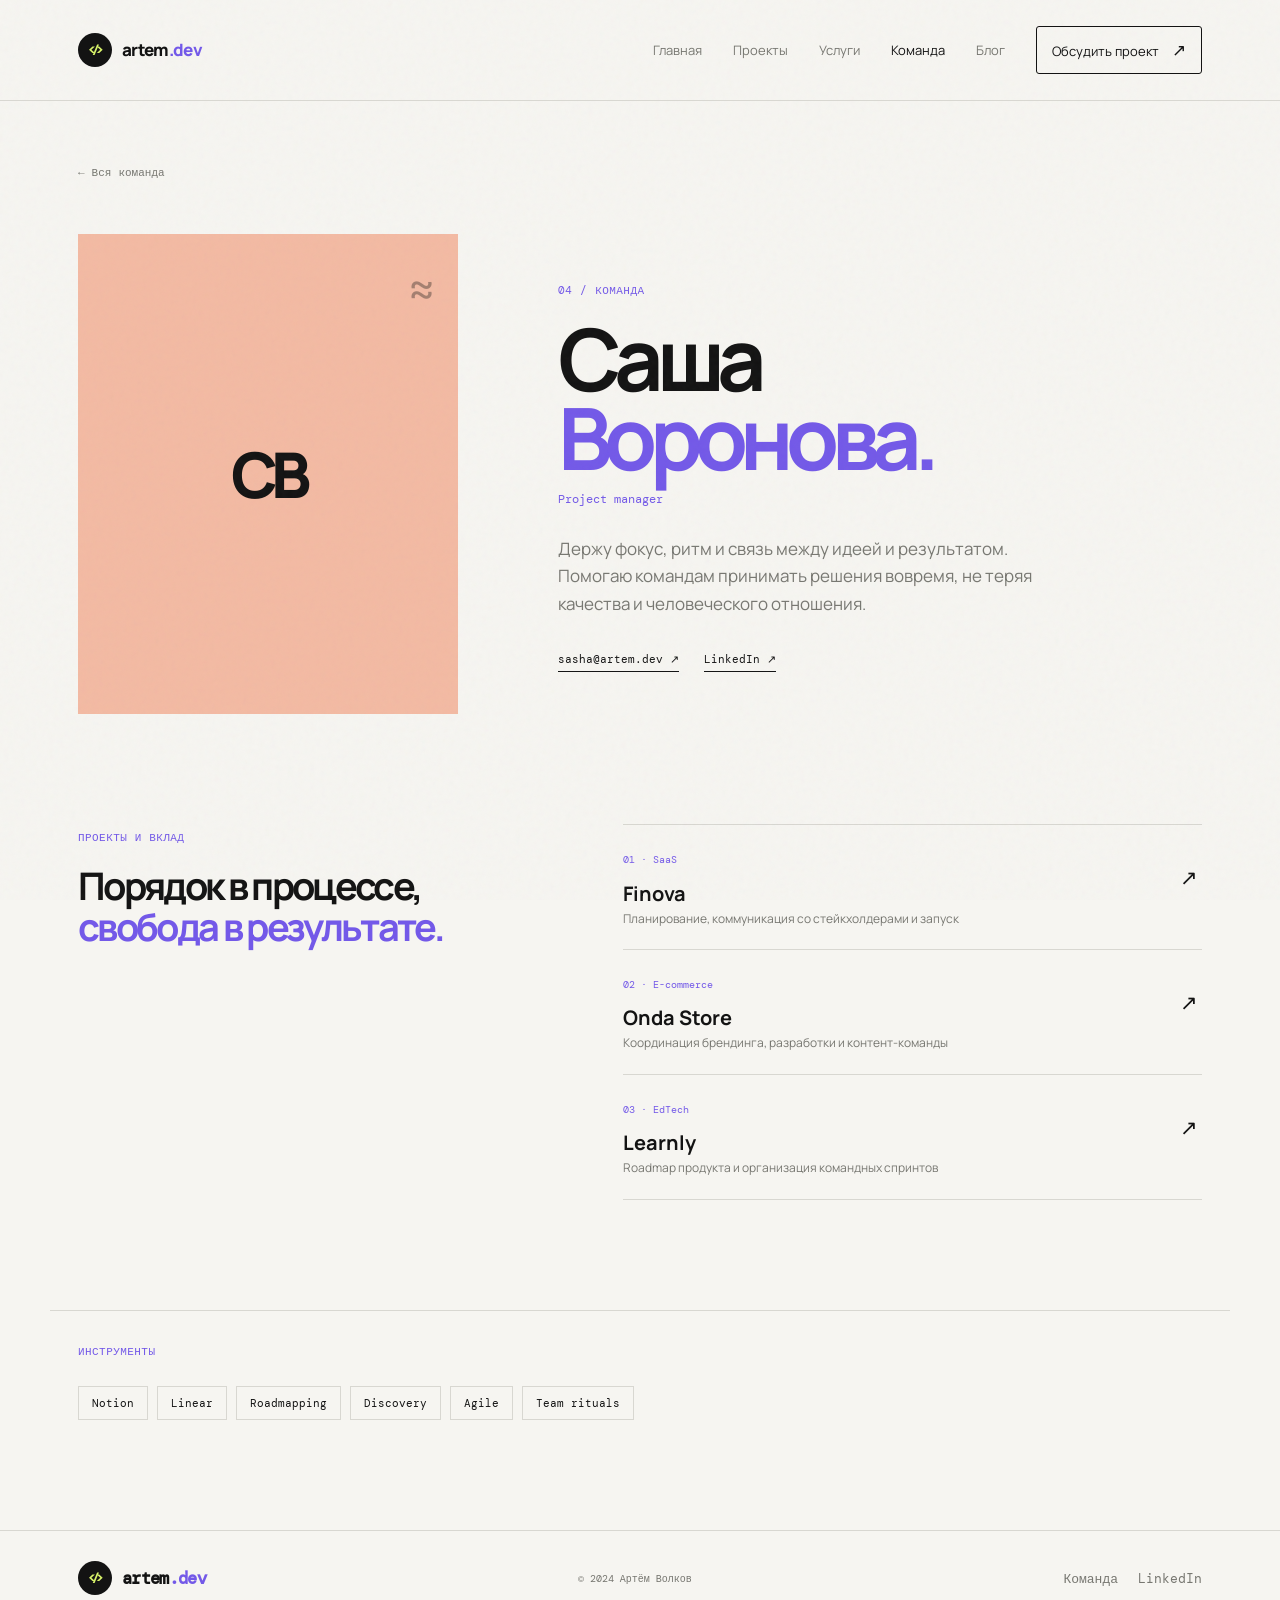
<file: member-sasha.html>
<!doctype html><html lang="ru"><head><meta charset="UTF-8"><meta name="viewport" content="width=device-width, initial-scale=1.0"><title>Саша Воронова — artem.dev</title><link rel="preconnect" href="https://fonts.googleapis.com"><link rel="preconnect" href="https://fonts.gstatic.com" crossorigin><link href="https://fonts.googleapis.com/css2?family=DM+Mono:wght@400;500&family=Manrope:wght@400;500;600;700;800&display=swap" rel="stylesheet"><link rel="stylesheet" href="styles.css"></head><body><div class="page-noise"></div><header class="site-header"><div class="container nav-wrap"><a class="brand" href="index.html"><span class="brand-mark">&lt;/&gt;</span><span>artem<span class="accent">.dev</span></span></a><button class="menu-toggle" aria-label="Открыть меню" aria-expanded="false"><span></span><span></span></button><nav class="main-nav"><a href="index.html">Главная</a><a href="projects.html">Проекты</a><a href="services.html">Услуги</a><a class="active" href="team.html">Команда</a><a href="blog.html">Блог</a><a class="nav-cta" href="contact.html">Обсудить проект <span>↗</span></a></nav></div></header><main><section class="member-hero container"><a class="back-link" href="team.html">← Вся команда</a><div class="member-hero-grid"><div class="member-photo member-sasha"><span>СВ</span><i>≈</i></div><div><span class="section-kicker">04 / Команда</span><h1>Саша<br><em>Воронова.</em></h1><p class="member-role">Project manager</p><p class="member-bio">Держу фокус, ритм и связь между идеей и результатом. Помогаю командам принимать решения вовремя, не теряя качества и человеческого отношения.</p><div class="member-links"><a href="mailto:sasha@artem.dev">sasha@artem.dev ↗</a><a href="#">LinkedIn ↗</a></div></div></div></section><section class="container member-content"><div><span class="section-kicker">Проекты и вклад</span><h2>Порядок в процессе,<br><em>свобода в результате.</em></h2></div><div class="member-projects"><a href="project-finova.html"><span>01 · SaaS</span><h3>Finova</h3><p>Планирование, коммуникация со стейкхолдерами и запуск</p><b>↗</b></a><a href="projects.html"><span>02 · E-commerce</span><h3>Onda Store</h3><p>Координация брендинга, разработки и контент-команды</p><b>↗</b></a><a href="projects.html"><span>03 · EdTech</span><h3>Learnly</h3><p>Roadmap продукта и организация командных спринтов</p><b>↗</b></a></div></section><section class="container member-skills"><span class="section-kicker">Инструменты</span><div class="skill-tags"><span>Notion</span><span>Linear</span><span>Roadmapping</span><span>Discovery</span><span>Agile</span><span>Team rituals</span></div></section></main><footer class="site-footer"><div class="container footer-inner"><a class="brand" href="index.html"><span class="brand-mark">&lt;/&gt;</span><span>artem<span class="accent">.dev</span></span></a><span>© 2024 Артём Волков</span><div class="footer-links"><a href="team.html">Команда</a><a href="#">LinkedIn</a></div></div></footer><script src="script.js"></script></body></html>
</file>
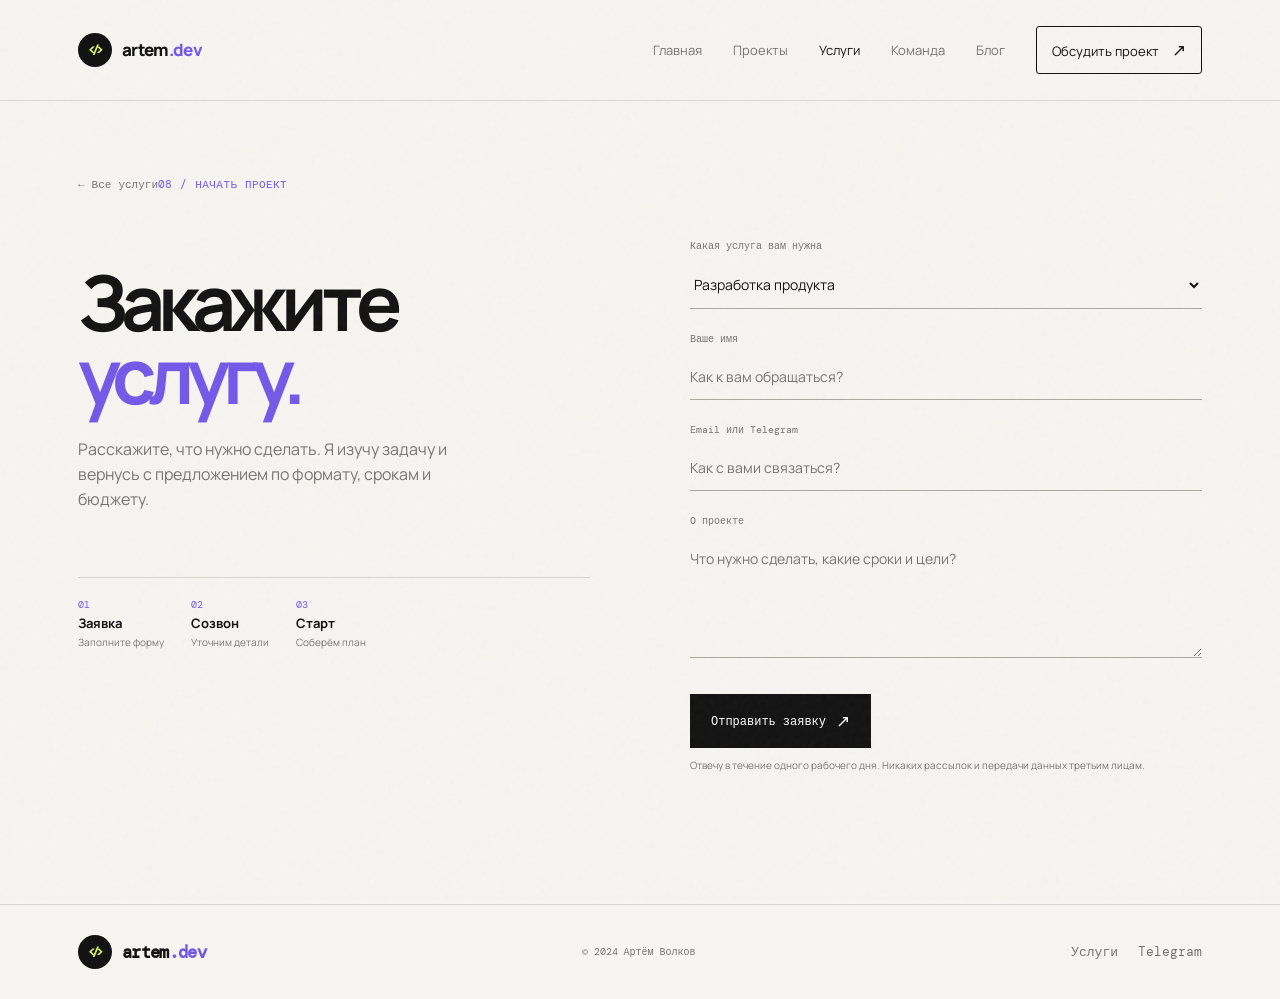
<file: order-service.html>
<!doctype html>
<html lang="ru">
  <head>
    <meta charset="UTF-8" />
    <meta name="viewport" content="width=device-width, initial-scale=1.0" />
    <title>Заказать услугу — artem.dev</title>
    <link rel="preconnect" href="https://fonts.googleapis.com" />
    <link rel="preconnect" href="https://fonts.gstatic.com" crossorigin />
    <link
      href="https://fonts.googleapis.com/css2?family=DM+Mono:wght@400;500&family=Manrope:wght@400;500;600;700;800&display=swap"
      rel="stylesheet"
    />
    <link rel="stylesheet" href="styles.css" />
  </head>
  <body>
    <div class="page-noise"></div>
    <header class="site-header">
      <div class="container nav-wrap">
        <a class="brand" href="index.html"
          ><span class="brand-mark">&lt;/&gt;</span
          ><span>artem<span class="accent">.dev</span></span></a
        ><button
          class="menu-toggle"
          aria-label="Открыть меню"
          aria-expanded="false"
        >
          <span></span><span></span>
        </button>
        <nav class="main-nav">
          <a href="index.html">Главная</a><a href="projects.html">Проекты</a
          ><a class="active" href="services.html">Услуги</a
          ><a href="team.html">Команда</a><a href="blog.html">Блог</a
          ><a class="nav-cta" href="contact.html"
            >Обсудить проект <span>↗</span></a
          >
        </nav>
      </div>
    </header>
    <main>
      <section class="order-layout container">
        <div class="order-intro">
          <a class="back-link" href="services.html">← Все услуги</a
          ><span class="section-kicker">08 / Начать проект</span>
          <h1>Закажите<br /><em>услугу.</em></h1>
          <p>
            Расскажите, что нужно сделать. Я изучу задачу и вернусь с
            предложением по формату, срокам и бюджету.
          </p>
          <div class="order-steps">
            <div>
              <span>01</span><b>Заявка</b><small>Заполните форму</small>
            </div>
            <div><span>02</span><b>Созвон</b><small>Уточним детали</small></div>
            <div><span>03</span><b>Старт</b><small>Соберём план</small></div>
          </div>
        </div>
        <form class="order-form" id="order-form">
          <label
            >Какая услуга вам нужна<select name="service" id="service-choice">
              <option value="product">Разработка продукта</option>
              <option value="frontend">Frontend разработка</option>
              <option value="backend">Backend и API</option>
              <option value="audit">Консультация и аудит</option>
            </select></label
          ><label
            >Ваше имя<input
              type="text"
              name="name"
              placeholder="Как к вам обращаться?"
              required /></label
          ><label
            >Email или Telegram<input
              type="text"
              name="contact"
              placeholder="Как с вами связаться?"
              required /></label
          ><label
            >О проекте<textarea
              name="message"
              rows="5"
              placeholder="Что нужно сделать, какие сроки и цели?"
              required
            ></textarea></label
          ><button class="button button-primary" type="submit">
            Отправить заявку <span>↗</span>
          </button>
          <p class="form-note">
            Отвечу в течение одного рабочего дня. Никаких рассылок и передачи
            данных третьим лицам.
          </p>
          <div class="form-success" role="status">
            Заявка отправлена! Я изучу задачу и скоро свяжусь с вами.
          </div>
        </form>
      </section>
    </main>
    <footer class="site-footer">
      <div class="container footer-inner">
        <a class="brand" href="index.html"
          ><span class="brand-mark">&lt;/&gt;</span
          ><span>artem<span class="accent">.dev</span></span></a
        ><span>© 2024 Артём Волков</span>
        <div class="footer-links">
          <a href="services.html">Услуги</a><a href="#">Telegram</a>
        </div>
      </div>
    </footer>
    <script src="script.js"></script>
  </body>
</html>
</file>
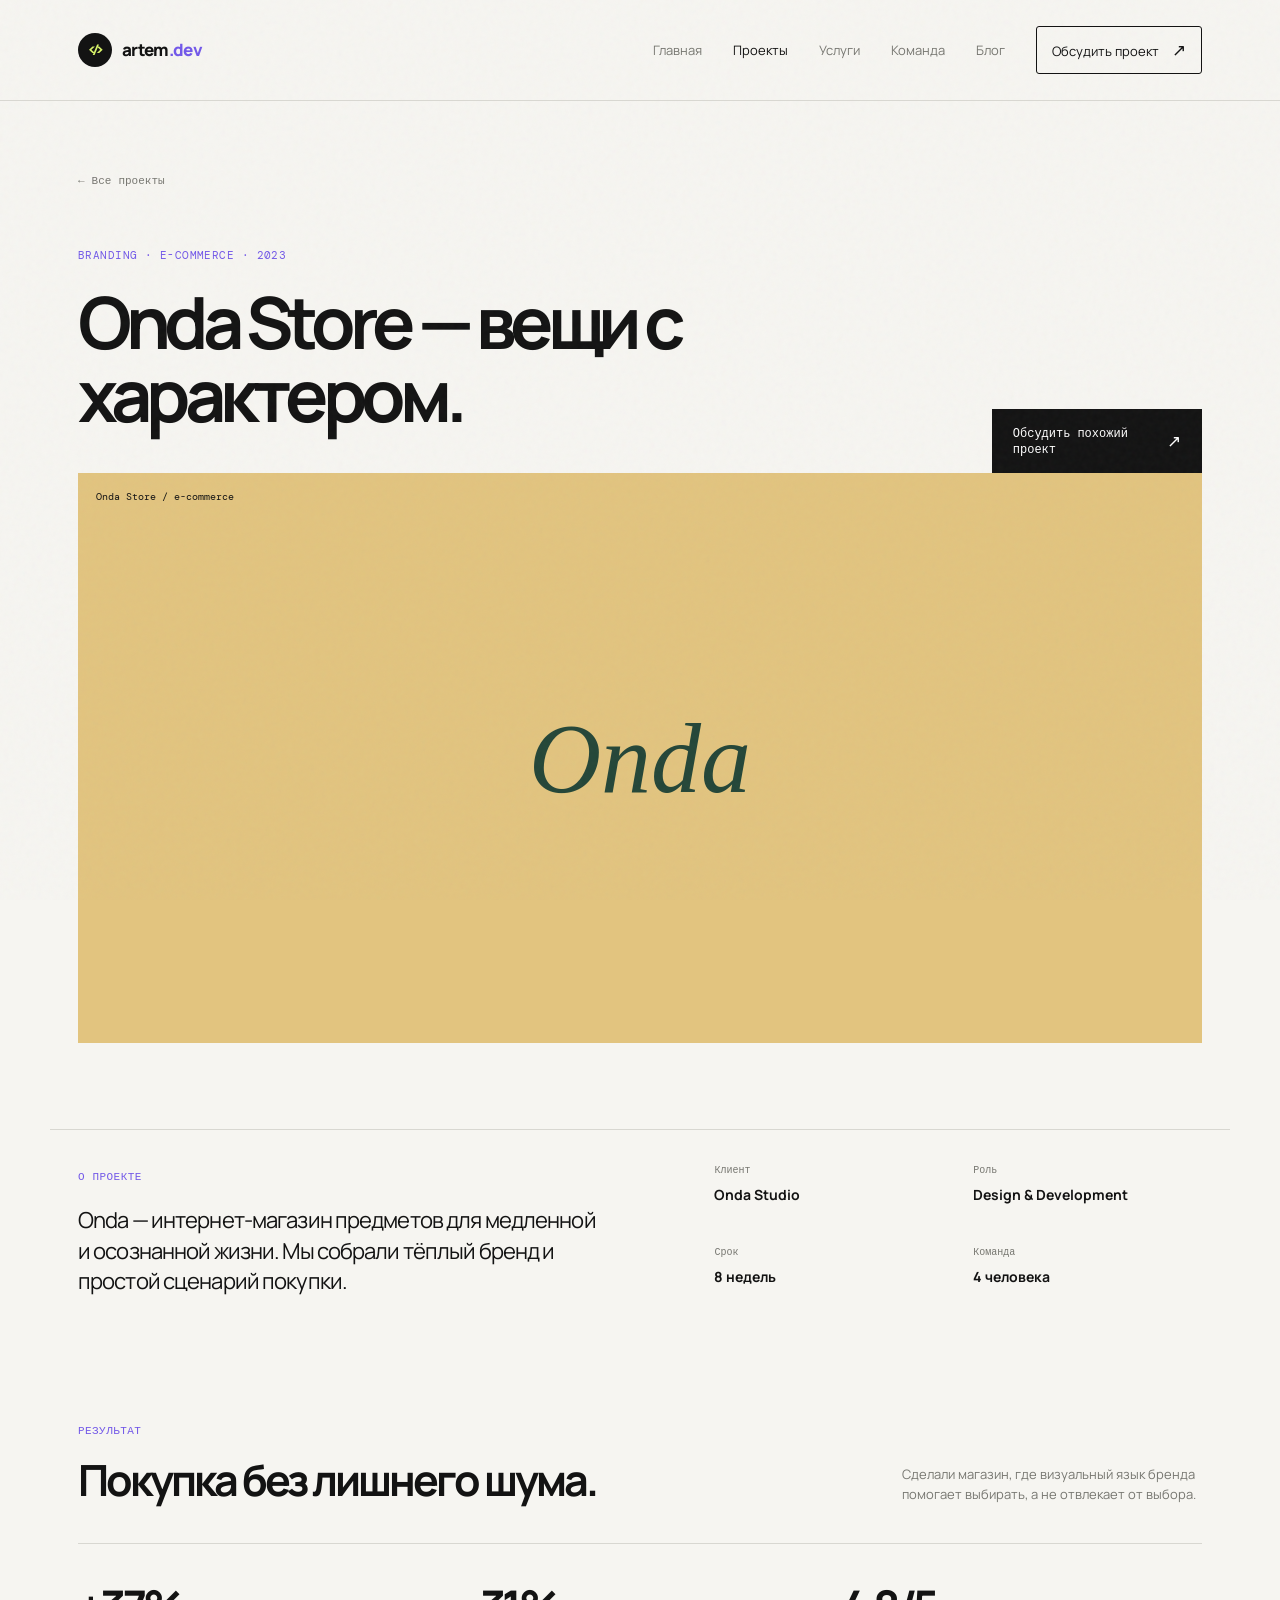
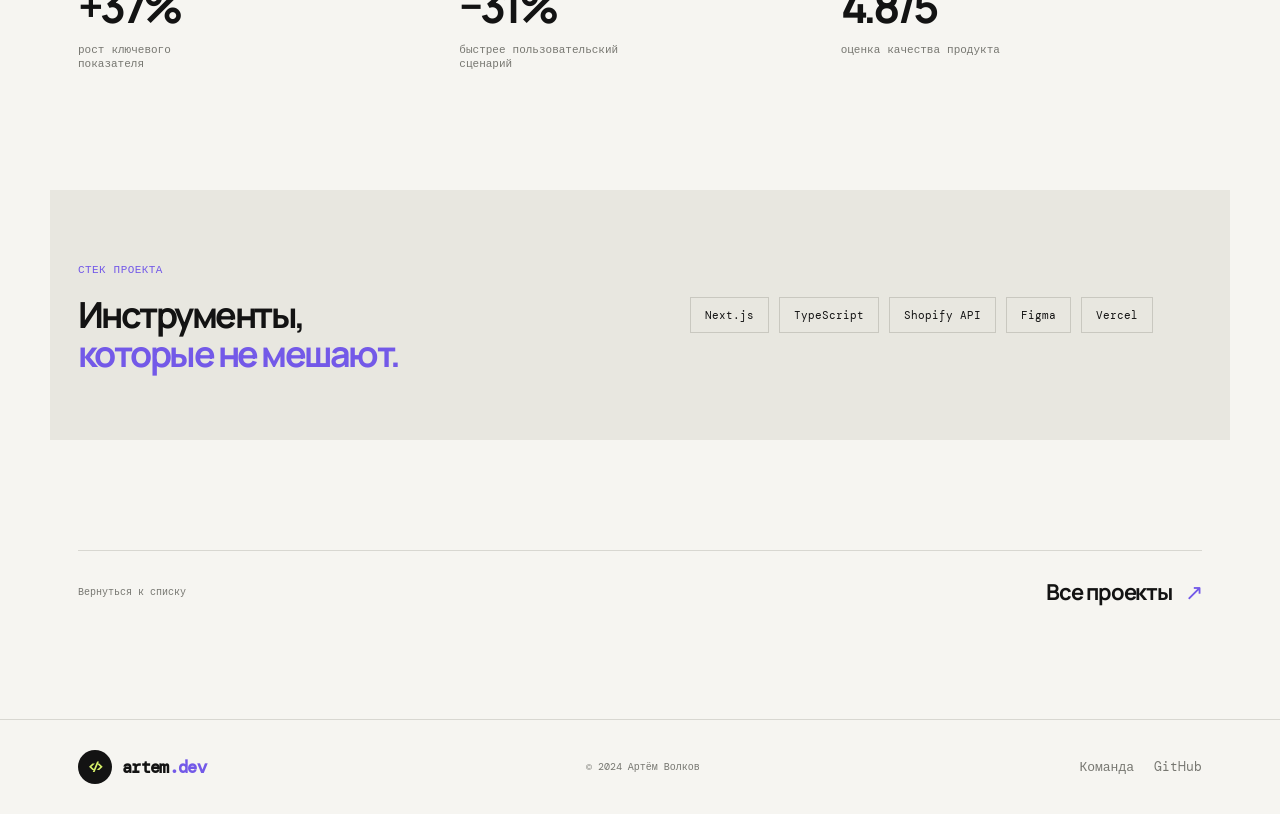
<file: project-detail.html>
<!doctype html>
<html lang="ru">
  <head>
    <meta charset="UTF-8" />
    <meta name="viewport" content="width=device-width, initial-scale=1.0" />
    <meta name="description" content="Детальный просмотр проекта" />
    <title>Проект — artem.dev</title>
    <link rel="preconnect" href="https://fonts.googleapis.com" />
    <link rel="preconnect" href="https://fonts.gstatic.com" crossorigin />
    <link
      href="https://fonts.googleapis.com/css2?family=DM+Mono:wght@400;500&family=Manrope:wght@400;500;600;700;800&display=swap"
      rel="stylesheet"
    />
    <link rel="stylesheet" href="styles.css" />
  </head>
  <body>
    <div class="page-noise"></div>
    <header class="site-header">
      <div class="container nav-wrap">
        <a class="brand" href="index.html"
          ><span class="brand-mark">&lt;/&gt;</span
          ><span>artem<span class="accent">.dev</span></span></a
        ><button
          class="menu-toggle"
          aria-label="Открыть меню"
          aria-expanded="false"
        >
          <span></span><span></span>
        </button>
        <nav class="main-nav">
          <a href="index.html">Главная</a
          ><a class="active" href="projects.html">Проекты</a
          ><a href="services.html">Услуги</a><a href="team.html">Команда</a
          ><a href="blog.html">Блог</a
          ><a class="nav-cta" href="contact.html"
            >Обсудить проект <span>↗</span></a
          >
        </nav>
      </div>
    </header>
    <main>
      <section class="case-hero container">
        <a class="back-link" href="projects.html">← Все проекты</a>
        <div class="case-title-row">
          <div>
            <span class="section-kicker" id="detail-kicker">Проект</span>
            <h1 id="detail-title">Проект</h1>
          </div>
          <a class="button button-primary" href="contact.html"
            >Обсудить похожий проект <span>↗</span></a
          >
        </div>
        <div class="case-cover" id="detail-cover">
          <span class="project-tag" id="detail-cover-label"></span>
          <div class="detail-art" id="detail-art"></div>
        </div>
      </section>
      <section class="container case-intro">
        <div class="case-summary">
          <span class="section-kicker">О проекте</span>
          <p id="detail-description"></p>
        </div>
        <div class="case-facts">
          <div><span>Клиент</span><strong id="detail-client"></strong></div>
          <div><span>Роль</span><strong>Design & Development</strong></div>
          <div><span>Срок</span><strong id="detail-time"></strong></div>
          <div><span>Команда</span><strong>4 человека</strong></div>
        </div>
      </section>
      <section class="container case-results">
        <div class="section-heading">
          <div>
            <span class="section-kicker">Результат</span>
            <h2 id="detail-result"></h2>
          </div>
          <p id="detail-result-text"></p>
        </div>
        <div class="result-grid">
          <div>
            <strong id="detail-metric-one"></strong
            ><span>рост ключевого показателя</span>
          </div>
          <div>
            <strong id="detail-metric-two"></strong
            ><span>быстрее пользовательский сценарий</span>
          </div>
          <div>
            <strong id="detail-metric-three"></strong
            ><span>оценка качества продукта</span>
          </div>
        </div>
      </section>
      <section class="container case-stack">
        <div>
          <span class="section-kicker">Стек проекта</span>
          <h2>Инструменты,<br /><em>которые не мешают.</em></h2>
        </div>
        <div class="stack-cloud" id="detail-stack"></div>
      </section>
      <section class="container case-next">
        <a class="next-project" href="projects.html"
          ><span>Вернуться к списку</span
          ><strong>Все проекты <b>↗</b></strong></a
        >
      </section>
    </main>
    <footer class="site-footer">
      <div class="container footer-inner">
        <a class="brand" href="index.html"
          ><span class="brand-mark">&lt;/&gt;</span
          ><span>artem<span class="accent">.dev</span></span></a
        ><span>© 2024 Артём Волков</span>
        <div class="footer-links">
          <a href="team.html">Команда</a><a href="#">GitHub</a>
        </div>
      </div>
    </footer>
    <script src="script.js"></script>
  </body>
</html>
</file>
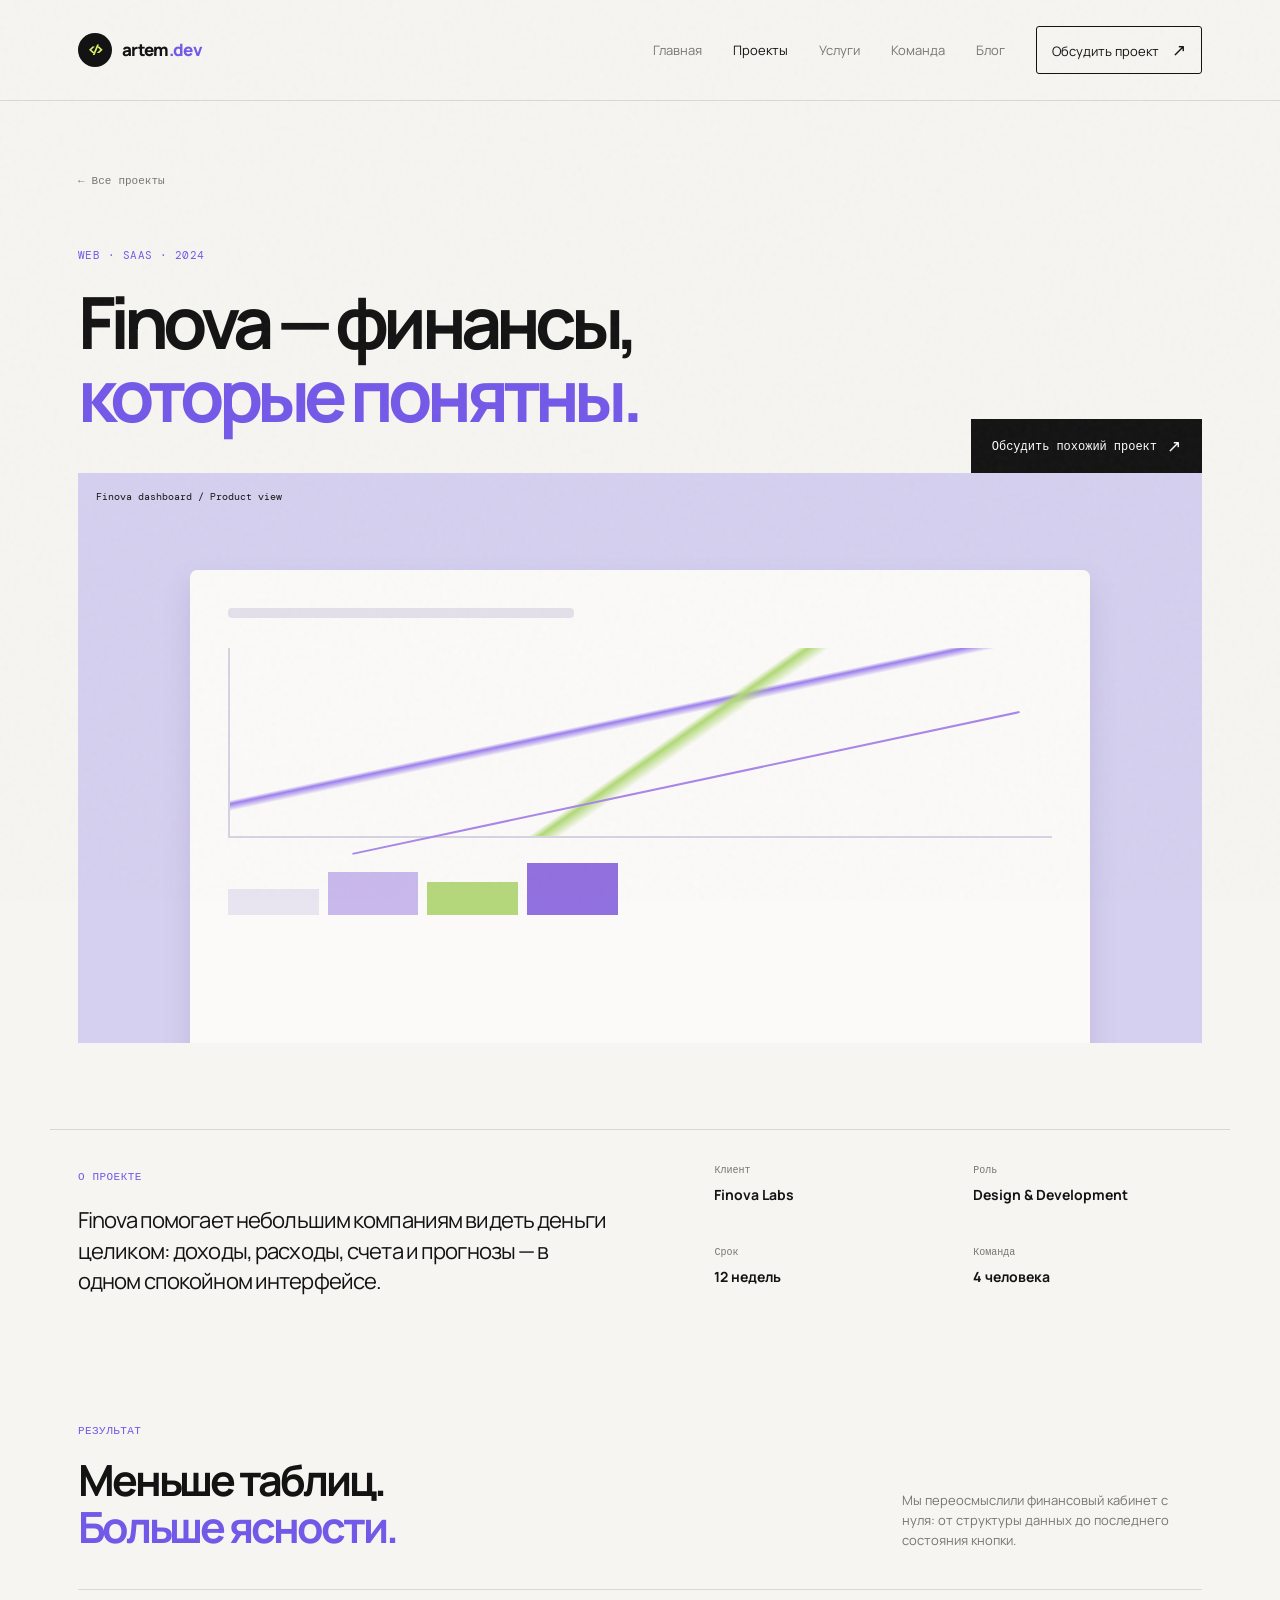
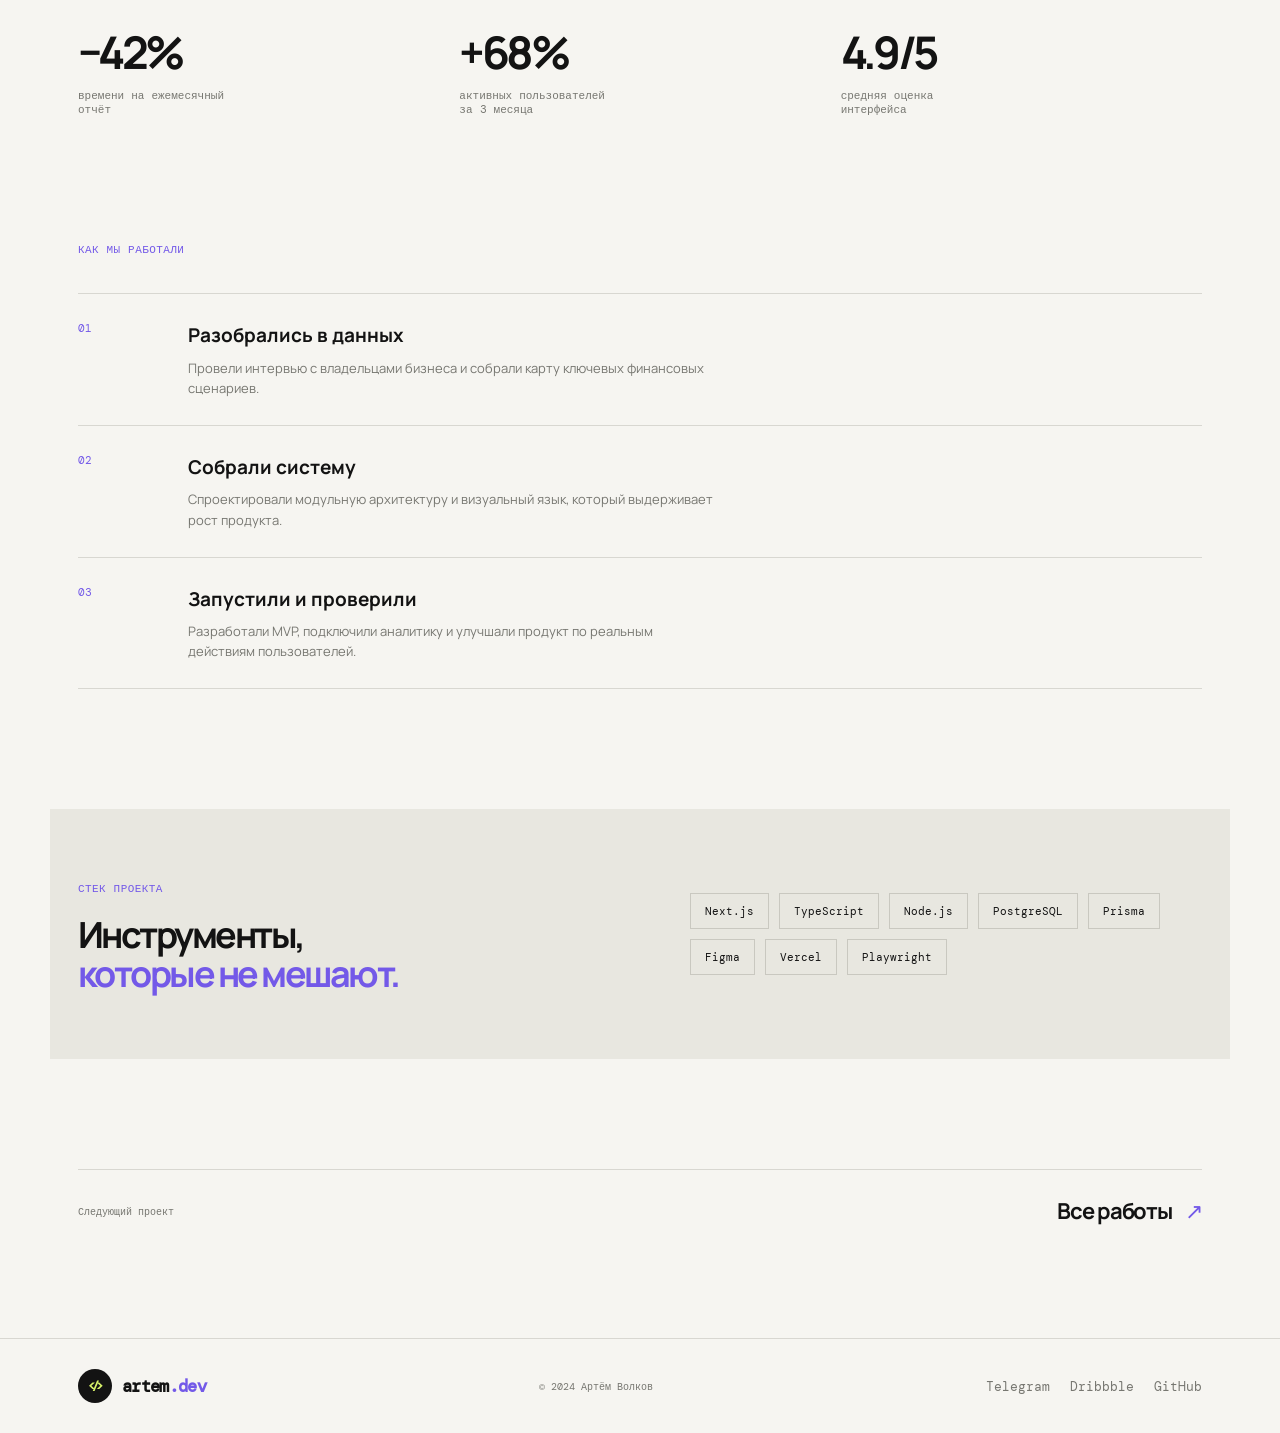
<file: project-finova.html>
<!doctype html>
<html lang="ru">
  <head>
    <meta charset="UTF-8" />
    <meta name="viewport" content="width=device-width, initial-scale=1.0" />
    <meta
      name="description"
      content="Детальный кейс Finova — финансовая платформа для бизнеса"
    />
    <title>Finova — кейс проекта | artem.dev</title>
    <link rel="preconnect" href="https://fonts.googleapis.com" />
    <link rel="preconnect" href="https://fonts.gstatic.com" crossorigin />
    <link
      href="https://fonts.googleapis.com/css2?family=DM+Mono:wght@400;500&family=Manrope:wght@400;500;600;700;800&display=swap"
      rel="stylesheet"
    />
    <link rel="stylesheet" href="styles.css" />
  </head>
  <body>
    <div class="page-noise"></div>
    <header class="site-header">
      <div class="container nav-wrap">
        <a class="brand" href="index.html"
          ><span class="brand-mark">&lt;/&gt;</span
          ><span>artem<span class="accent">.dev</span></span></a
        ><button
          class="menu-toggle"
          aria-label="Открыть меню"
          aria-expanded="false"
        >
          <span></span><span></span>
        </button>
        <nav class="main-nav">
          <a href="index.html">Главная</a
          ><a class="active" href="projects.html">Проекты</a
          ><a href="services.html">Услуги</a><a href="team.html">Команда</a
          ><a href="blog.html">Блог</a
          ><a class="nav-cta" href="contact.html"
            >Обсудить проект <span>↗</span></a
          >
        </nav>
      </div>
    </header>
    <main>
      <section class="case-hero container">
        <a class="back-link" href="projects.html">← Все проекты</a>
        <div class="case-title-row">
          <div>
            <span class="section-kicker">Web · SaaS · 2024</span>
            <h1>Finova — финансы,<br /><em>которые понятны.</em></h1>
          </div>
          <a class="button button-primary" href="contact.html"
            >Обсудить похожий проект <span>↗</span></a
          >
        </div>
        <div class="case-cover project-image-one">
          <span class="project-tag">Finova dashboard / Product view</span>
          <div class="mockup-dashboard case-dashboard">
            <div class="mockup-top"></div>
            <div class="mockup-chart"></div>
            <div class="mockup-bars"><i></i><i></i><i></i><i></i></div>
          </div>
        </div>
      </section>
      <section class="container case-intro">
        <div class="case-summary">
          <span class="section-kicker">О проекте</span>
          <p>
            Finova помогает небольшим компаниям видеть деньги целиком: доходы,
            расходы, счета и прогнозы — в одном спокойном интерфейсе.
          </p>
        </div>
        <div class="case-facts">
          <div><span>Клиент</span><strong>Finova Labs</strong></div>
          <div><span>Роль</span><strong>Design & Development</strong></div>
          <div><span>Срок</span><strong>12 недель</strong></div>
          <div><span>Команда</span><strong>4 человека</strong></div>
        </div>
      </section>
      <section class="container case-results">
        <div class="section-heading">
          <div>
            <span class="section-kicker">Результат</span>
            <h2>Меньше таблиц.<br /><em>Больше ясности.</em></h2>
          </div>
          <p>
            Мы переосмыслили финансовый кабинет с нуля: от структуры данных до
            последнего состояния кнопки.
          </p>
        </div>
        <div class="result-grid">
          <div>
            <strong>−42%</strong><span>времени на ежемесячный отчёт</span>
          </div>
          <div>
            <strong>+68%</strong><span>активных пользователей за 3 месяца</span>
          </div>
          <div>
            <strong>4.9/5</strong><span>средняя оценка интерфейса</span>
          </div>
        </div>
      </section>
      <section class="container case-process">
        <span class="section-kicker">Как мы работали</span>
        <div class="process-list">
          <article>
            <span>01</span>
            <div>
              <h3>Разобрались в данных</h3>
              <p>
                Провели интервью с владельцами бизнеса и собрали карту ключевых
                финансовых сценариев.
              </p>
            </div>
          </article>
          <article>
            <span>02</span>
            <div>
              <h3>Собрали систему</h3>
              <p>
                Спроектировали модульную архитектуру и визуальный язык, который
                выдерживает рост продукта.
              </p>
            </div>
          </article>
          <article>
            <span>03</span>
            <div>
              <h3>Запустили и проверили</h3>
              <p>
                Разработали MVP, подключили аналитику и улучшали продукт по
                реальным действиям пользователей.
              </p>
            </div>
          </article>
        </div>
      </section>
      <section class="container case-stack">
        <div>
          <span class="section-kicker">Стек проекта</span>
          <h2>Инструменты,<br /><em>которые не мешают.</em></h2>
        </div>
        <div class="stack-cloud">
          <span>Next.js</span><span>TypeScript</span><span>Node.js</span
          ><span>PostgreSQL</span><span>Prisma</span><span>Figma</span
          ><span>Vercel</span><span>Playwright</span>
        </div>
      </section>
      <section class="container case-next">
        <a class="next-project" href="projects.html"
          ><span>Следующий проект</span><strong>Все работы <b>↗</b></strong></a
        >
      </section>
    </main>
    <footer class="site-footer">
      <div class="container footer-inner">
        <a class="brand" href="index.html"
          ><span class="brand-mark">&lt;/&gt;</span
          ><span>artem<span class="accent">.dev</span></span></a
        ><span>© 2024 Артём Волков</span>
        <div class="footer-links">
          <a href="#">Telegram</a><a href="#">Dribbble</a><a href="#">GitHub</a>
        </div>
      </div>
    </footer>
    <script src="script.js"></script>
  </body>
</html>
</file>
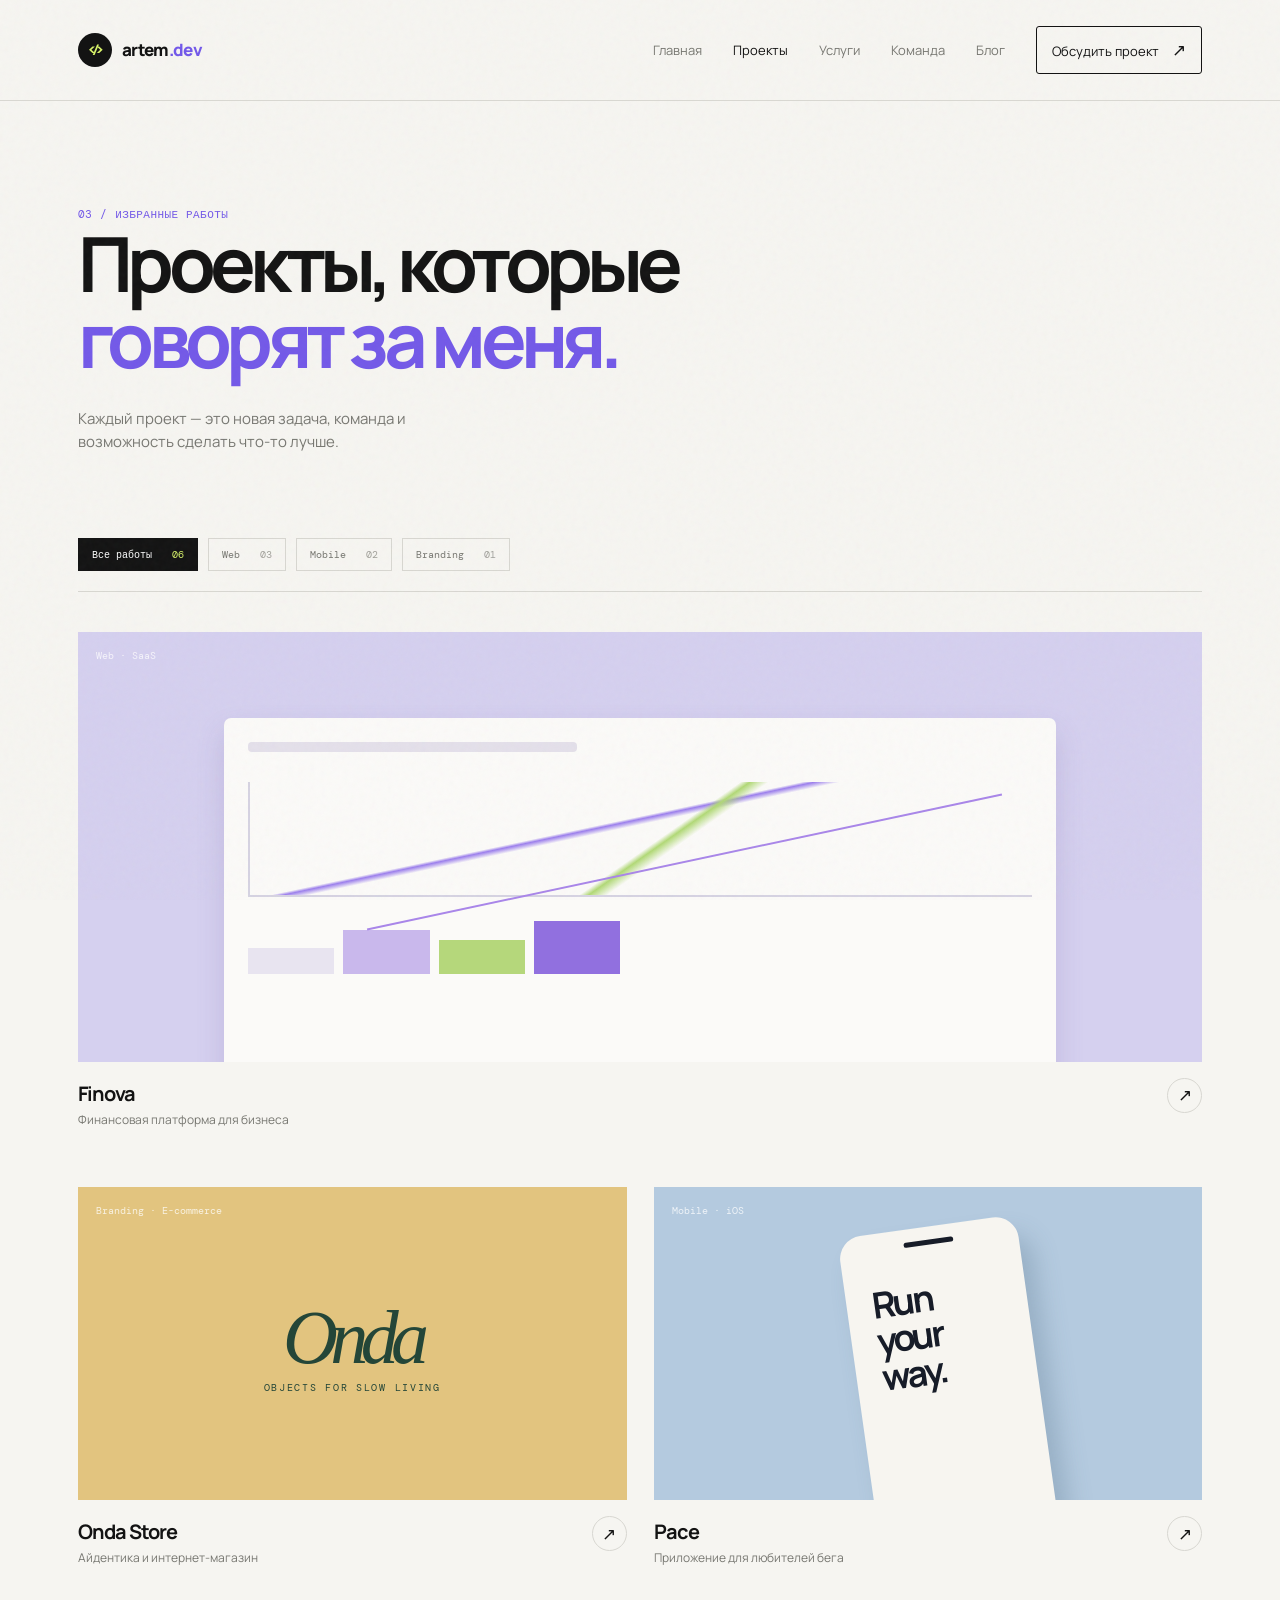
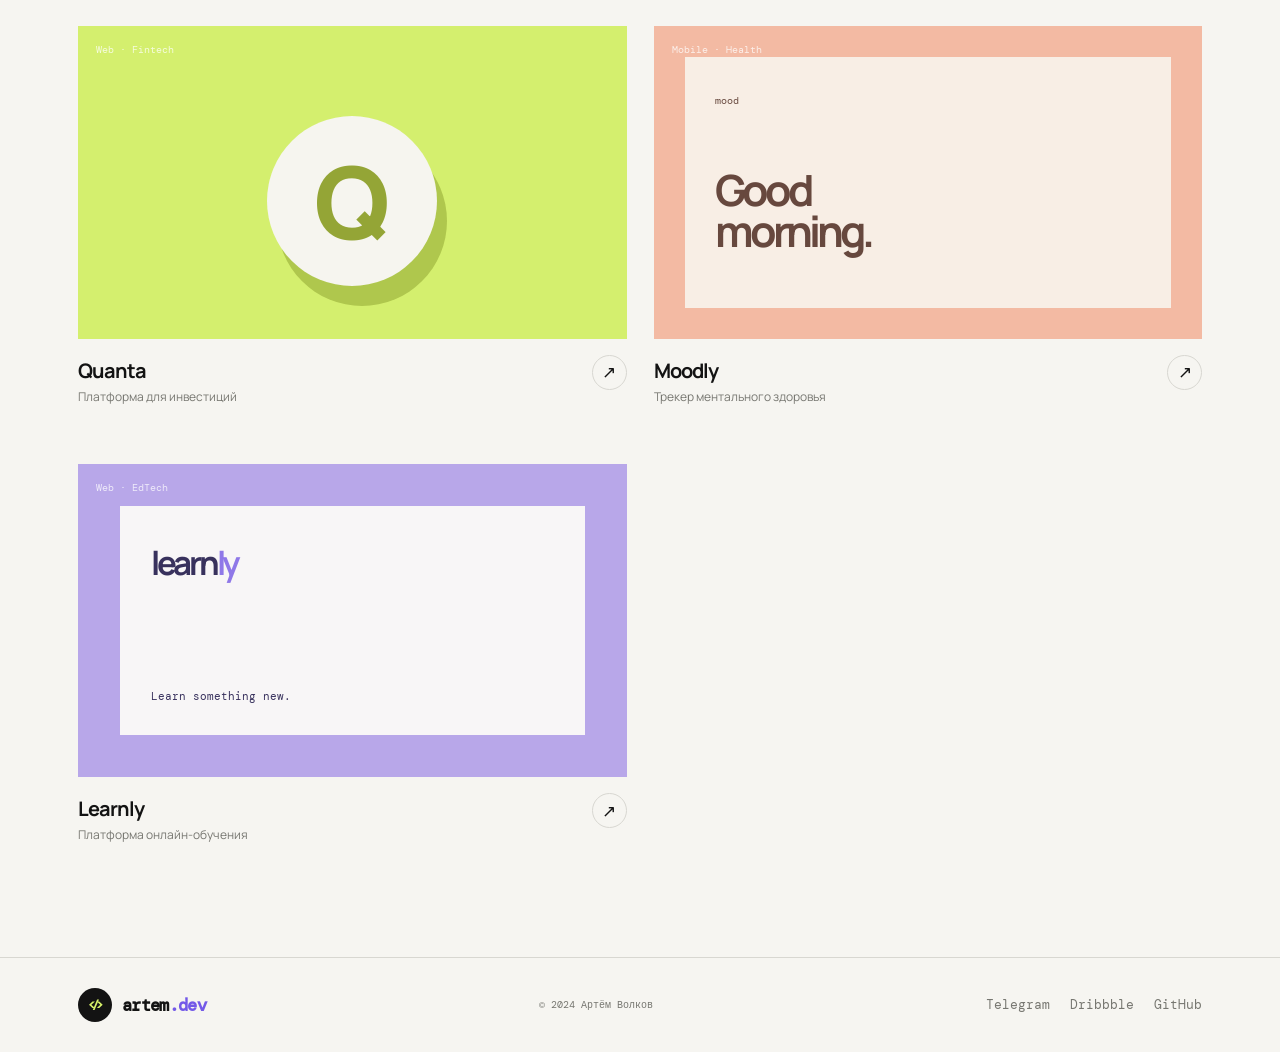
<file: projects.html>
<!doctype html>
<html lang="ru">
  <head>
    <meta charset="UTF-8" />
    <meta name="viewport" content="width=device-width, initial-scale=1.0" />
    <meta name="description" content="Проекты Артёма Волкова" />
    <title>Проекты — artem.dev</title>
    <link rel="preconnect" href="https://fonts.googleapis.com" />
    <link rel="preconnect" href="https://fonts.gstatic.com" crossorigin />
    <link
      href="https://fonts.googleapis.com/css2?family=DM+Mono:wght@400;500&family=Manrope:wght@400;500;600;700;800&display=swap"
      rel="stylesheet"
    />
    <link rel="stylesheet" href="styles.css" />
  </head>
  <body>
    <div class="page-noise"></div>
    <header class="site-header">
      <div class="container nav-wrap">
        <a class="brand" href="index.html"
          ><span class="brand-mark">&lt;/&gt;</span
          ><span>artem<span class="accent">.dev</span></span></a
        ><button
          class="menu-toggle"
          aria-label="Открыть меню"
          aria-expanded="false"
        >
          <span></span><span></span>
        </button>
        <nav class="main-nav">
          <a href="index.html">Главная</a
          ><a class="active" href="projects.html">Проекты</a
          ><a href="services.html">Услуги</a><a href="team.html">Команда</a
          ><a href="blog.html">Блог</a
          ><a class="nav-cta" href="contact.html"
            >Обсудить проект <span>↗</span></a
          >
        </nav>
      </div>
    </header>
    <main>
      <section class="page-hero container">
        <span class="section-kicker">03 / Избранные работы</span>
        <h1>Проекты, которые<br /><em>говорят за меня.</em></h1>
        <p>
          Каждый проект — это новая задача, команда и возможность сделать что-то
          лучше.
        </p>
      </section>
      <section class="container portfolio-section">
        <div class="filter-row">
          <button class="filter active" data-filter="all">
            Все работы <span>06</span></button
          ><button class="filter" data-filter="web">Web <span>03</span></button
          ><button class="filter" data-filter="mobile">
            Mobile <span>02</span></button
          ><button class="filter" data-filter="branding">
            Branding <span>01</span>
          </button>
        </div>
        <div class="portfolio-grid">
          <a
            class="project-card project-large portfolio-item"
            data-category="web"
            href="project-finova.html"
            ><div class="project-image project-image-one">
              <span class="project-tag">Web · SaaS</span>
              <div class="mockup-dashboard">
                <div class="mockup-top"></div>
                <div class="mockup-chart"></div>
                <div class="mockup-bars"><i></i><i></i><i></i><i></i></div>
              </div>
            </div>
            <div class="project-info">
              <div>
                <h3>Finova</h3>
                <p>Финансовая платформа для бизнеса</p>
              </div>
              <span class="circle-arrow">↗</span>
            </div></a
          ><a
            class="project-card portfolio-item"
            data-category="branding"
            href="project-detail.html?project=onda"
            ><div class="project-image project-image-two">
              <span class="project-tag">Branding · E-commerce</span>
              <div class="shop-shape">
                <span>Onda</span><small>Objects for slow living</small>
              </div>
            </div>
            <div class="project-info">
              <div>
                <h3>Onda Store</h3>
                <p>Айдентика и интернет-магазин</p>
              </div>
              <span class="circle-arrow">↗</span>
            </div></a
          ><a
            class="project-card portfolio-item"
            data-category="mobile"
            href="project-detail.html?project=pace"
            ><div class="project-image project-image-three">
              <span class="project-tag">Mobile · iOS</span>
              <div class="phone-mock">
                <div class="phone-notch"></div>
                <b>Run<br />your<br />way.</b><span>→</span>
              </div>
            </div>
            <div class="project-info">
              <div>
                <h3>Pace</h3>
                <p>Приложение для любителей бега</p>
              </div>
              <span class="circle-arrow">↗</span>
            </div></a
          ><a
            class="project-card portfolio-item"
            data-category="web"
            href="project-detail.html?project=quanta"
            ><div class="project-image project-image-four">
              <span class="project-tag">Web · Fintech</span>
              <div class="orb">Q</div>
            </div>
            <div class="project-info">
              <div>
                <h3>Quanta</h3>
                <p>Платформа для инвестиций</p>
              </div>
              <span class="circle-arrow">↗</span>
            </div></a
          ><a
            class="project-card portfolio-item"
            data-category="mobile"
            href="project-detail.html?project=moodly"
            ><div class="project-image project-image-five">
              <span class="project-tag">Mobile · Health</span>
              <div class="health-card">
                <span>mood</span><strong>Good<br />morning.</strong>
              </div>
            </div>
            <div class="project-info">
              <div>
                <h3>Moodly</h3>
                <p>Трекер ментального здоровья</p>
              </div>
              <span class="circle-arrow">↗</span>
            </div></a
          ><a
            class="project-card portfolio-item"
            data-category="web"
            href="project-detail.html?project=learnly"
            ><div class="project-image project-image-six">
              <span class="project-tag">Web · EdTech</span>
              <div class="edu-card">
                <b>learn<span>ly</span></b
                ><small>Learn something new.</small>
              </div>
            </div>
            <div class="project-info">
              <div>
                <h3>Learnly</h3>
                <p>Платформа онлайн-обучения</p>
              </div>
              <span class="circle-arrow">↗</span>
            </div></a
          >
        </div>
      </section>
    </main>
    <footer class="site-footer">
      <div class="container footer-inner">
        <a class="brand" href="index.html"
          ><span class="brand-mark">&lt;/&gt;</span
          ><span>artem<span class="accent">.dev</span></span></a
        ><span>© 2024 Артём Волков</span>
        <div class="footer-links">
          <a href="#">Telegram</a><a href="#">Dribbble</a><a href="#">GitHub</a>
        </div>
      </div>
    </footer>
    <script src="script.js"></script>
  </body>
</html>
</file>
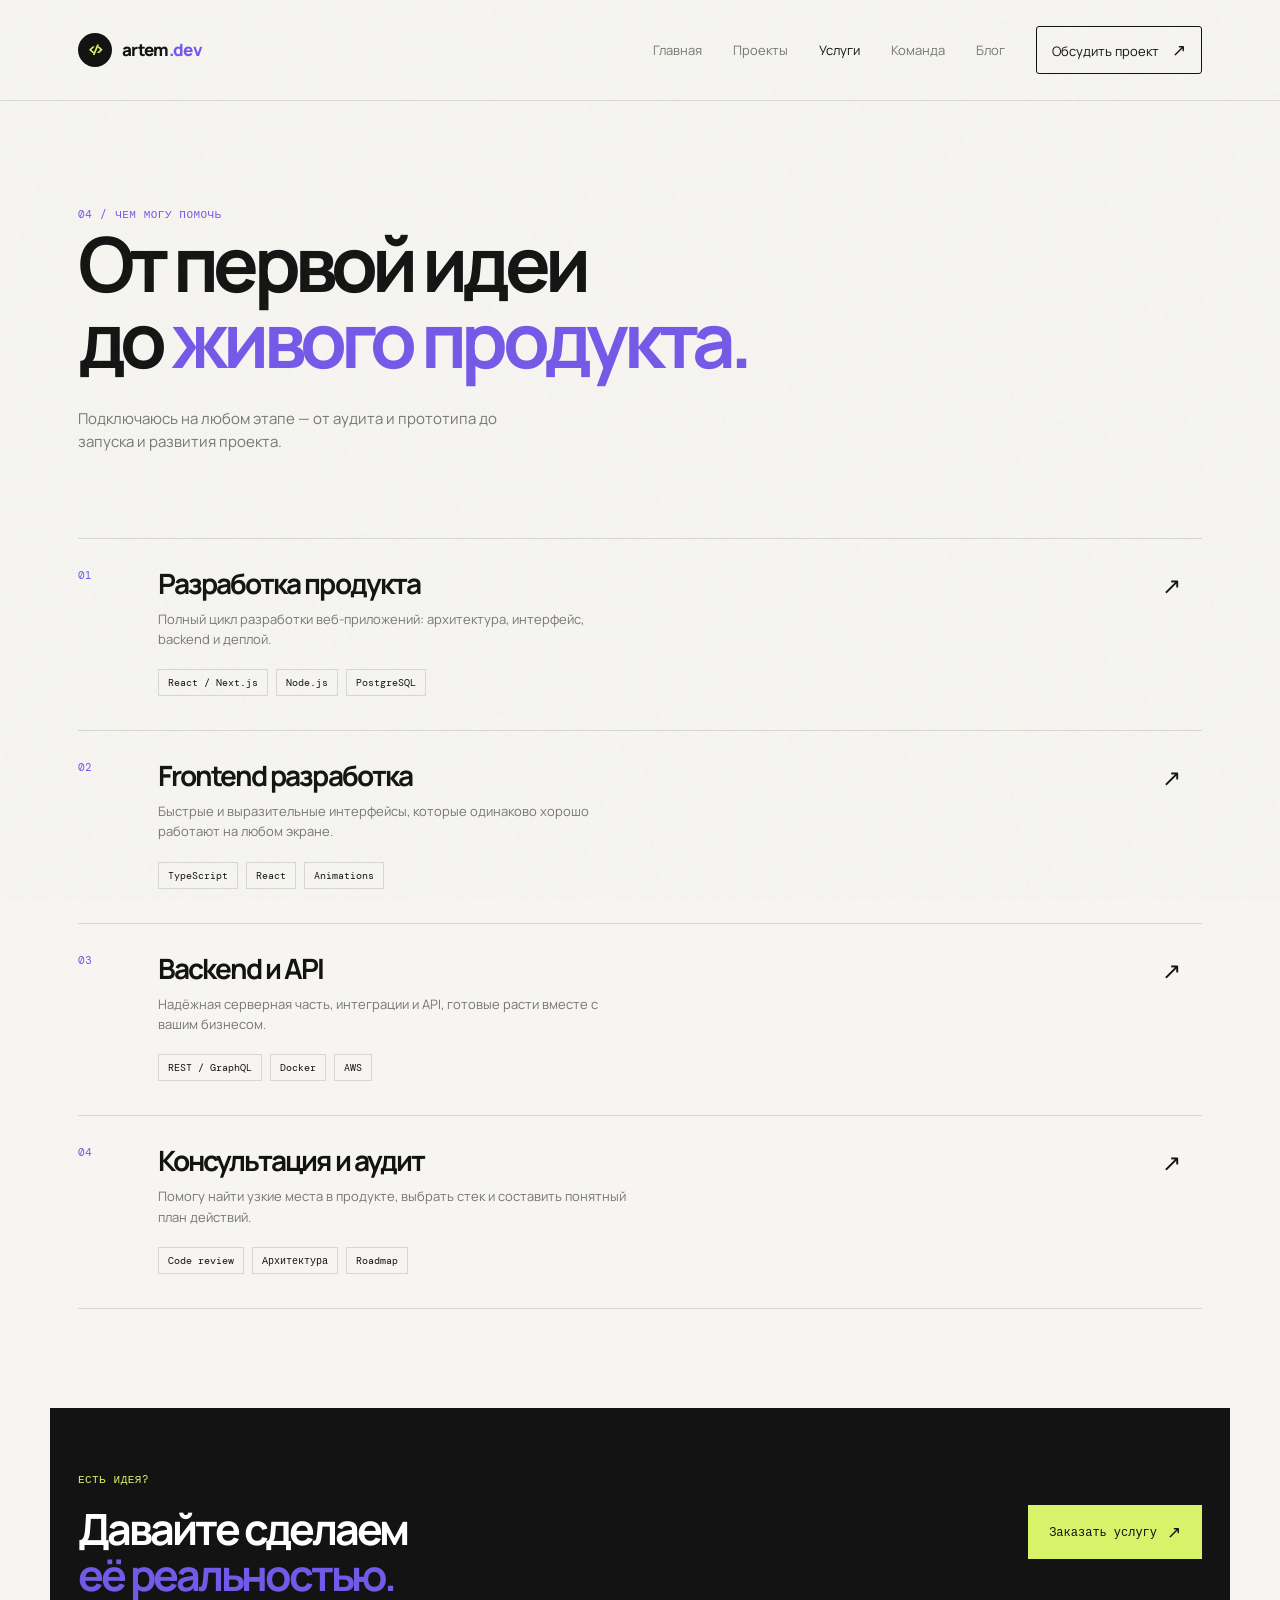
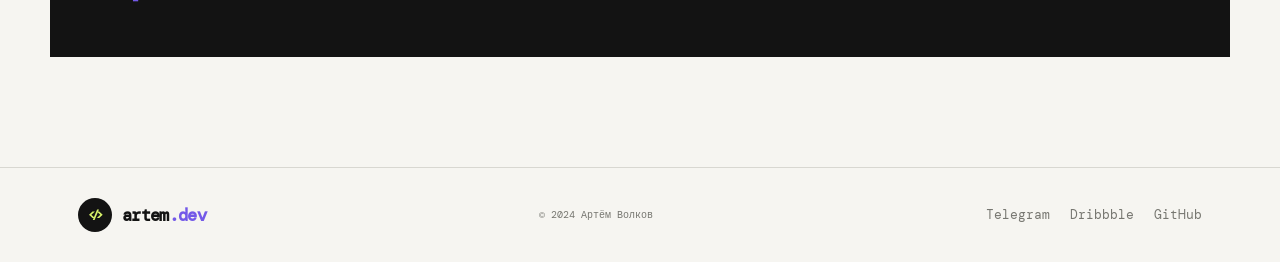
<file: services.html>
<!doctype html>
<html lang="ru">
  <head>
    <meta charset="UTF-8" />
    <meta name="viewport" content="width=device-width, initial-scale=1.0" />
    <title>Услуги — artem.dev</title>
    <link rel="preconnect" href="https://fonts.googleapis.com" />
    <link rel="preconnect" href="https://fonts.gstatic.com" crossorigin />
    <link
      href="https://fonts.googleapis.com/css2?family=DM+Mono:wght@400;500&family=Manrope:wght@400;500;600;700;800&display=swap"
      rel="stylesheet"
    />
    <link rel="stylesheet" href="styles.css" />
  </head>
  <body>
    <div class="page-noise"></div>
    <header class="site-header">
      <div class="container nav-wrap">
        <a class="brand" href="index.html"
          ><span class="brand-mark">&lt;/&gt;</span
          ><span>artem<span class="accent">.dev</span></span></a
        ><button
          class="menu-toggle"
          aria-label="Открыть меню"
          aria-expanded="false"
        >
          <span></span><span></span>
        </button>
        <nav class="main-nav">
          <a href="index.html">Главная</a><a href="projects.html">Проекты</a
          ><a class="active" href="services.html">Услуги</a
          ><a href="team.html">Команда</a><a href="blog.html">Блог</a
          ><a class="nav-cta" href="contact.html"
            >Обсудить проект <span>↗</span></a
          >
        </nav>
      </div>
    </header>
    <main>
      <section class="page-hero container">
        <span class="section-kicker">04 / Чем могу помочь</span>
        <h1>От первой идеи<br />до <em>живого продукта.</em></h1>
        <p>
          Подключаюсь на любом этапе — от аудита и прототипа до запуска и
          развития проекта.
        </p>
      </section>
      <section class="container services-list">
        <a class="service-item" href="order-service.html?service=product"
          ><span class="service-num">01</span>
          <div>
            <h2>Разработка продукта</h2>
            <p>
              Полный цикл разработки веб-приложений: архитектура, интерфейс,
              backend и деплой.
            </p>
            <div class="chip-list">
              <span>React / Next.js</span><span>Node.js</span
              ><span>PostgreSQL</span>
            </div>
          </div>
          <span class="service-arrow">↗</span></a
        ><a class="service-item" href="order-service.html?service=frontend"
          ><span class="service-num">02</span>
          <div>
            <h2>Frontend разработка</h2>
            <p>
              Быстрые и выразительные интерфейсы, которые одинаково хорошо
              работают на любом экране.
            </p>
            <div class="chip-list">
              <span>TypeScript</span><span>React</span><span>Animations</span>
            </div>
          </div>
          <span class="service-arrow">↗</span></a
        ><a class="service-item" href="order-service.html?service=backend"
          ><span class="service-num">03</span>
          <div>
            <h2>Backend и API</h2>
            <p>
              Надёжная серверная часть, интеграции и API, готовые расти вместе с
              вашим бизнесом.
            </p>
            <div class="chip-list">
              <span>REST / GraphQL</span><span>Docker</span><span>AWS</span>
            </div>
          </div>
          <span class="service-arrow">↗</span></a
        ><a class="service-item" href="order-service.html?service=audit"
          ><span class="service-num">04</span>
          <div>
            <h2>Консультация и аудит</h2>
            <p>
              Помогу найти узкие места в продукте, выбрать стек и составить
              понятный план действий.
            </p>
            <div class="chip-list">
              <span>Code review</span><span>Архитектура</span
              ><span>Roadmap</span>
            </div>
          </div>
          <span class="service-arrow">↗</span></a
        >
      </section>
      <section class="dark-cta container">
        <div>
          <span class="section-kicker">Есть идея?</span>
          <h2>Давайте сделаем<br /><em>её реальностью.</em></h2>
        </div>
        <a class="button button-primary" href="order-service.html"
          >Заказать услугу <span>↗</span></a
        >
      </section>
    </main>
    <footer class="site-footer">
      <div class="container footer-inner">
        <a class="brand" href="index.html"
          ><span class="brand-mark">&lt;/&gt;</span
          ><span>artem<span class="accent">.dev</span></span></a
        ><span>© 2024 Артём Волков</span>
        <div class="footer-links">
          <a href="#">Telegram</a><a href="#">Dribbble</a><a href="#">GitHub</a>
        </div>
      </div>
    </footer>
    <script src="script.js"></script>
  </body>
</html>
</file>
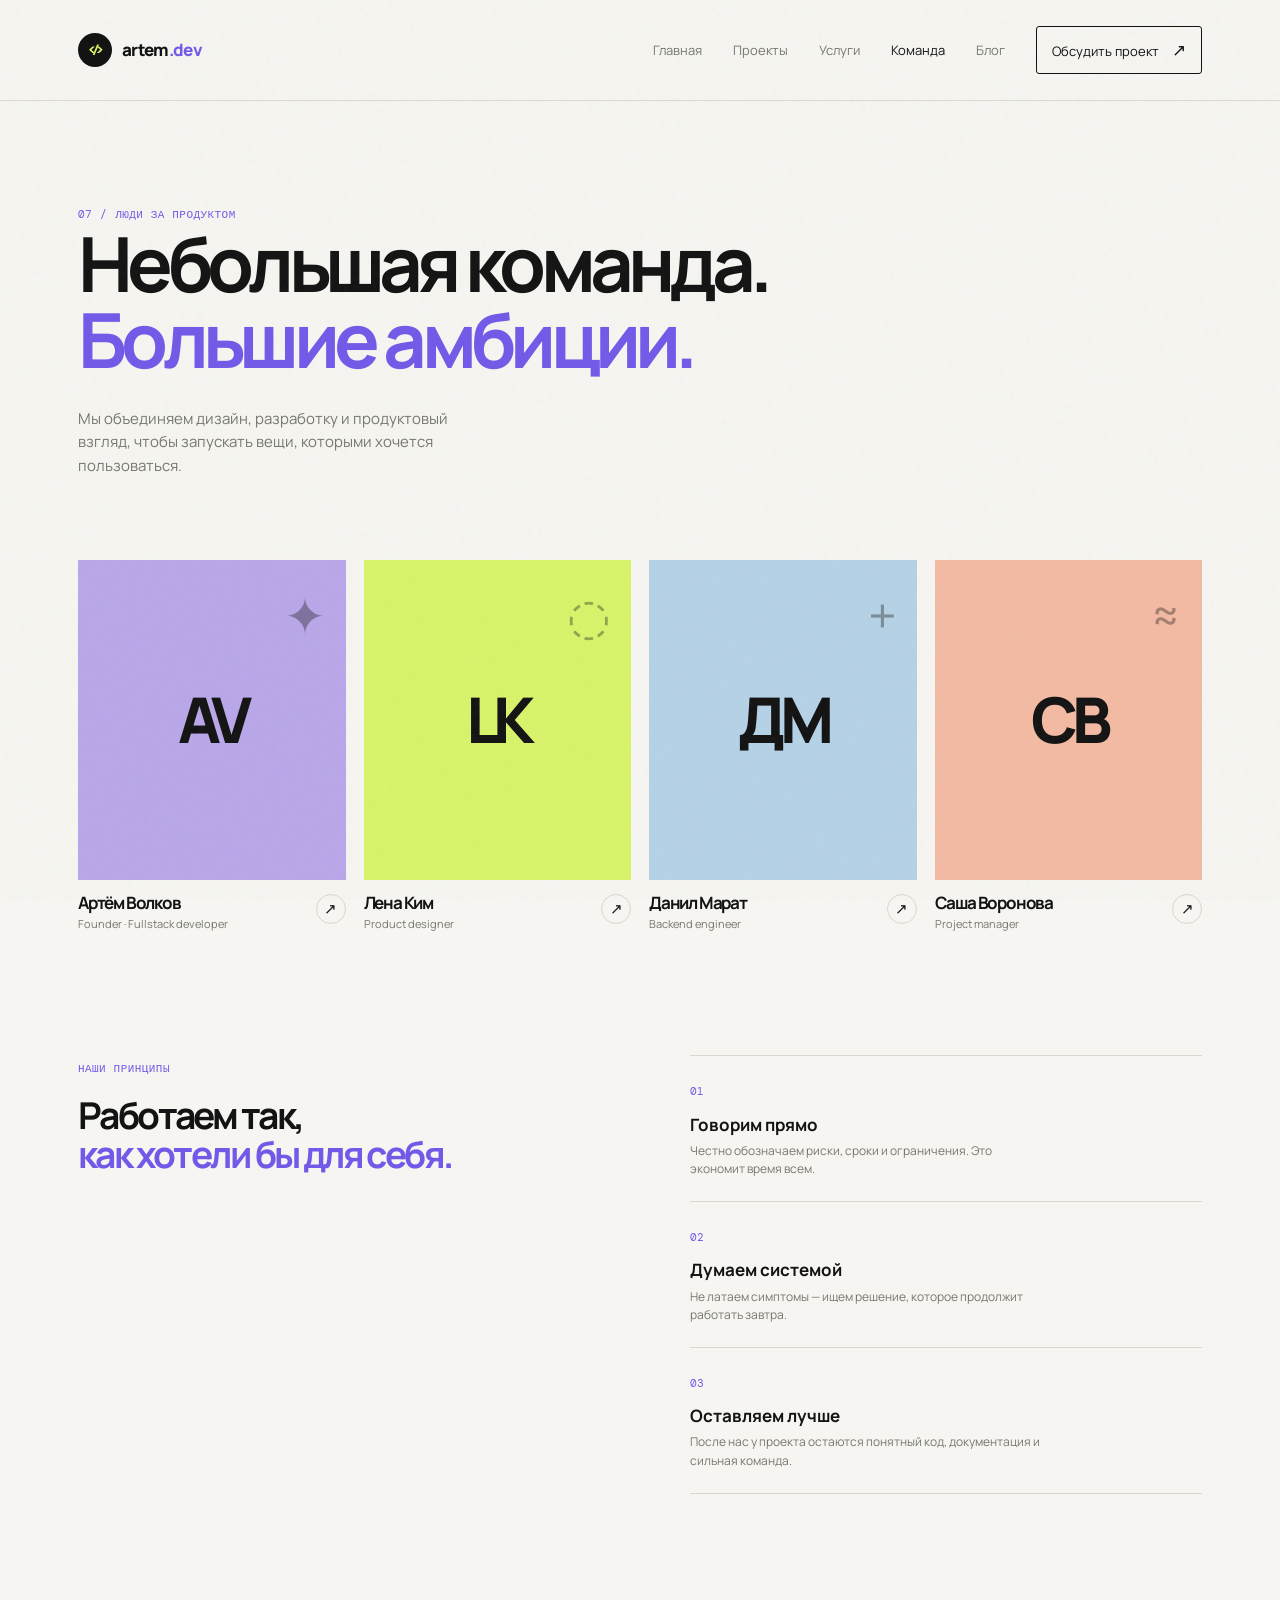
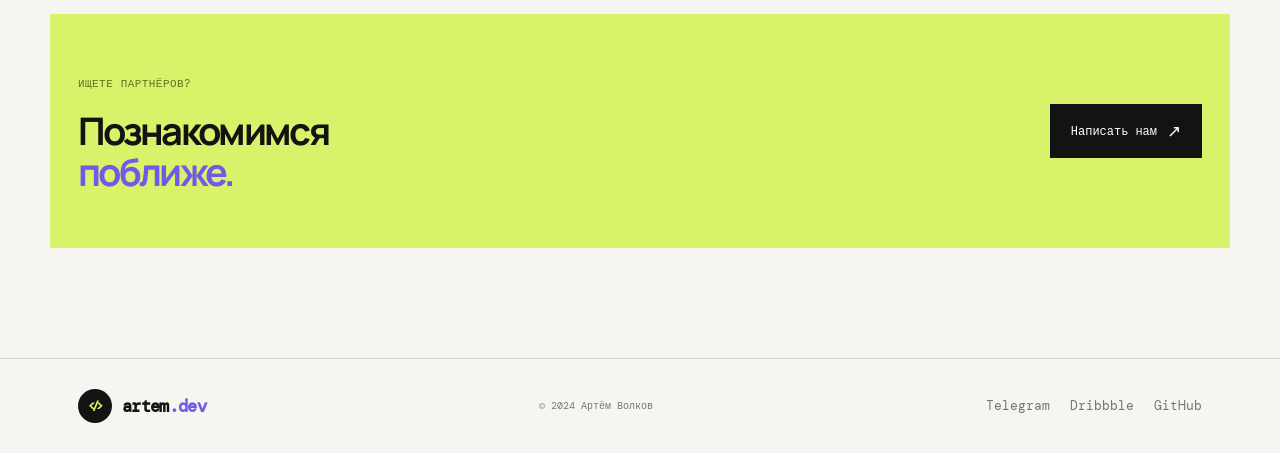
<file: team.html>
<!doctype html>
<html lang="ru">
<head><meta charset="UTF-8"><meta name="viewport" content="width=device-width, initial-scale=1.0"><meta name="description" content="Команда artem.dev"><title>Команда — artem.dev</title><link rel="preconnect" href="https://fonts.googleapis.com"><link rel="preconnect" href="https://fonts.gstatic.com" crossorigin><link href="https://fonts.googleapis.com/css2?family=DM+Mono:wght@400;500&family=Manrope:wght@400;500;600;700;800&display=swap" rel="stylesheet"><link rel="stylesheet" href="styles.css"></head>
<body><div class="page-noise"></div><header class="site-header"><div class="container nav-wrap"><a class="brand" href="index.html"><span class="brand-mark">&lt;/&gt;</span><span>artem<span class="accent">.dev</span></span></a><button class="menu-toggle" aria-label="Открыть меню" aria-expanded="false"><span></span><span></span></button><nav class="main-nav"><a href="index.html">Главная</a><a href="projects.html">Проекты</a><a href="services.html">Услуги</a><a class="active" href="team.html">Команда</a><a href="blog.html">Блог</a><a class="nav-cta" href="contact.html">Обсудить проект <span>↗</span></a></nav></div></header>
<main><section class="page-hero container team-hero"><span class="section-kicker">07 / Люди за продуктом</span><h1>Небольшая команда.<br><em>Большие амбиции.</em></h1><p>Мы объединяем дизайн, разработку и продуктовый взгляд, чтобы запускать вещи, которыми хочется пользоваться.</p></section><section class="container team-grid"><article class="member-card"><a class="member-photo member-artem" href="member-artem.html"><span>AV</span><i>✦</i></a><div class="member-info"><div><h2>Артём Волков</h2><p>Founder · Fullstack developer</p></div><a href="member-artem.html">↗</a></div></article><article class="member-card"><a class="member-photo member-lena" href="member-lena.html"><span>LK</span><i>◌</i></a><div class="member-info"><div><h2>Лена Ким</h2><p>Product designer</p></div><a href="member-lena.html">↗</a></div></article><article class="member-card"><a class="member-photo member-dan" href="member-dan.html"><span>ДМ</span><i>+</i></a><div class="member-info"><div><h2>Данил Марат</h2><p>Backend engineer</p></div><a href="member-dan.html">↗</a></div></article><article class="member-card"><a class="member-photo member-sasha" href="member-sasha.html"><span>СВ</span><i>≈</i></a><div class="member-info"><div><h2>Саша Воронова</h2><p>Project manager</p></div><a href="member-sasha.html">↗</a></div></article></section><section class="container team-values"><div><span class="section-kicker">Наши принципы</span><h2>Работаем так,<br><em>как хотели бы для себя.</em></h2></div><div class="value-list"><div><span>01</span><h3>Говорим прямо</h3><p>Честно обозначаем риски, сроки и ограничения. Это экономит время всем.</p></div><div><span>02</span><h3>Думаем системой</h3><p>Не латаем симптомы — ищем решение, которое продолжит работать завтра.</p></div><div><span>03</span><h3>Оставляем лучше</h3><p>После нас у проекта остаются понятный код, документация и сильная команда.</p></div></div></section><section class="container team-cta"><div><span class="section-kicker">Ищете партнёров?</span><h2>Познакомимся<br><em>поближе.</em></h2></div><a class="button button-primary" href="contact.html">Написать нам <span>↗</span></a></section></main><footer class="site-footer"><div class="container footer-inner"><a class="brand" href="index.html"><span class="brand-mark">&lt;/&gt;</span><span>artem<span class="accent">.dev</span></span></a><span>© 2024 Артём Волков</span><div class="footer-links"><a href="#">Telegram</a><a href="#">Dribbble</a><a href="#">GitHub</a></div></div></footer><script src="script.js"></script></body></html>
</file>
<file: styles.css>
:root{--ink:#131313;--paper:#f6f5f1;--muted:#777771;--line:#d8d7d1;--lime:#d8f36a;--purple:#7359e8;--mono:"DM Mono",monospace;--sans:"Manrope",sans-serif}*{box-sizing:border-box}html{scroll-behavior:smooth}body{margin:0;background:var(--paper);color:var(--ink);font-family:var(--sans);font-size:15px;line-height:1.55}.page-noise{position:fixed;inset:0;pointer-events:none;opacity:.035;z-index:10;background-image:url("data:image/svg+xml,%3Csvg viewBox='0 0 180 180' xmlns='http://www.w3.org/2000/svg'%3E%3Cfilter id='n'%3E%3CfeTurbulence type='fractalNoise' baseFrequency='.9' numOctaves='3' stitchTiles='stitch'/%3E%3C/filter%3E%3Crect width='100%25' height='100%25' filter='url(%23n)'/%3E%3C/svg%3E")}.container{max-width:1180px;margin:0 auto;padding-left:28px;padding-right:28px}.site-header{position:relative;z-index:20;padding:26px 0;border-bottom:1px solid var(--line)}.nav-wrap{display:flex;align-items:center;justify-content:space-between}.brand{display:flex;gap:10px;align-items:center;color:var(--ink);font-size:17px;font-weight:800;letter-spacing:-.04em;text-decoration:none}.brand-mark{display:grid;place-items:center;width:34px;height:34px;border-radius:50%;background:var(--ink);color:var(--lime);font-family:var(--mono);font-size:12px;letter-spacing:-3px;padding-right:3px}.accent,em{color:var(--purple);font-style:normal}.main-nav{display:flex;align-items:center;gap:31px}.main-nav a,.footer-links a{color:var(--muted);font-size:13px;text-decoration:none;transition:color .2s}.main-nav a:hover,.main-nav a.active,.footer-links a:hover{color:var(--ink)}.main-nav .nav-cta{padding:10px 15px;border:1px solid var(--ink);color:var(--ink);border-radius:3px}.main-nav .nav-cta span,.button span{margin-left:10px;font-size:17px}.menu-toggle{display:none;background:none;border:0}.hero{display:grid;grid-template-columns:1fr .93fr;gap:70px;align-items:center;padding-top:100px;padding-bottom:107px}.eyebrow,.section-kicker{font-family:var(--mono);font-size:11px;letter-spacing:.04em;text-transform:uppercase}.eyebrow{display:flex;align-items:center;gap:9px;margin-bottom:27px}.status-dot{height:7px;width:7px;border-radius:50%;background:#79ba49;box-shadow:0 0 0 5px #e1efda}.hero h1,.page-hero h1{font-size:clamp(43px,6.1vw,76px);letter-spacing:-.075em;line-height:1.01;margin:0 0 27px;font-weight:700}.lead{max-width:465px;color:var(--muted);font-size:16px;line-height:1.7}.hero-actions{display:flex;gap:12px;margin:35px 0 62px}.button{display:inline-flex;align-items:center;justify-content:center;padding:15px 20px;font:500 12px var(--mono);text-decoration:none;border:1px solid transparent;cursor:pointer;transition:transform .2s,background .2s}.button:hover{transform:translateY(-2px)}.button-primary{background:var(--ink);color:white}.button-primary:hover{background:#302d35}.button-ghost{border-color:var(--line);color:var(--ink)}.hero-meta{display:flex;gap:45px}.hero-meta div{display:flex;flex-direction:column}.hero-meta strong{font-size:27px;letter-spacing:-.05em}.hero-meta span{color:var(--muted);font:10px var(--mono);text-transform:uppercase}.hero-visual{position:relative;min-height:402px}.code-window{background:#1d1b25;border-radius:8px;box-shadow:24px 24px 0 rgba(26,22,44,.08);overflow:hidden;transform:rotate(2deg)}.window-bar{height:42px;display:flex;align-items:center;gap:7px;background:#282631;padding:0 18px}.window-dot{height:8px;width:8px;border-radius:50%}.red{background:#ff7264}.yellow{background:#f4c863}.green{background:#89d87a}.window-file{font:10px var(--mono);color:#898591;margin-left:auto;margin-right:auto}.code-body{padding:29px 26px 34px;color:#c7c3d2;font:12px/2.05 var(--mono)}.line-no{display:inline-block;width:29px;color:#5a5663}.purple{color:#c28aff}.blue{color:#74c6ef}.yellow{color:#f3d16f}.green{color:#9edb88}.white{color:#e6e2eb}.cursor{border-left:2px solid var(--lime);margin-left:5px;height:15px;display:inline-block;vertical-align:middle;animation:blink 1s infinite}@keyframes blink{50%{opacity:0}}.floating-card{position:absolute;background:var(--paper);border:1px solid var(--line);display:flex;align-items:center;gap:11px;padding:13px 15px;box-shadow:8px 8px 0 rgba(19,19,19,.07);font-size:11px}.floating-card b{display:block;font-size:11px}.floating-card small{display:block;color:var(--muted);font-size:10px}.card-top{right:-22px;top:24px}.card-bottom{left:-37px;bottom:14px}.card-icon{width:26px;height:26px;border-radius:50%;display:grid;place-items:center;background:var(--lime);font-size:15px}.avatar-dot{display:grid;place-items:center;width:28px;height:28px;background:var(--purple);border-radius:50%;color:#fff;font-weight:700}.pulse{width:6px;height:6px;background:#7ebe4d;border-radius:50%;margin-left:10px}.trusted{padding-bottom:105px}.section-label{color:var(--muted);font:10px var(--mono);text-transform:uppercase}.logo-row{display:flex;justify-content:space-between;align-items:center;margin-top:27px;color:#a6a59f;font-size:21px;font-weight:800;letter-spacing:-.06em}.logo-serif{font-family:Georgia,serif;font-weight:400;font-style:italic;letter-spacing:-.08em}.featured{padding-bottom:117px}.section-heading{display:flex;justify-content:space-between;align-items:end;margin-bottom:39px}.section-kicker{color:var(--purple)}h2{font-size:43px;letter-spacing:-.07em;line-height:1.08;margin:17px 0 0}.text-link{color:var(--ink);font:11px var(--mono);text-decoration:none;border-bottom:1px solid var(--ink);padding-bottom:5px}.text-link span{font-size:16px;margin-left:10px}.project-grid,.portfolio-grid{display:grid;grid-template-columns:repeat(2,1fr);gap:56px 27px}.project-large{grid-column:span 2}.project-card{display:block;color:var(--ink);text-decoration:none}.project-image{height:313px;position:relative;overflow:hidden}.project-large .project-image{height:430px}.project-tag{position:absolute;top:17px;left:18px;color:rgba(255,255,255,.77);font:10px var(--mono);z-index:2}.project-image-one{background:#d5d0ef}.project-image-two{background:#e2c47f}.project-image-three{background:#b4cadf}.project-image-four{background:#d4ef6e}.project-image-five{background:#f3baa3}.project-image-six{background:#b8a7e9}.mockup-dashboard{position:absolute;left:13%;right:13%;top:20%;bottom:-15%;background:#fbfaf8;border-radius:7px 7px 0 0;box-shadow:0 14px 28px #6c5a9e33;padding:24px}.mockup-top{height:10px;width:42%;background:#e4e0ea;border-radius:4px;margin-bottom:30px}.mockup-chart{height:115px;border-bottom:2px solid #d6d3e2;border-left:2px solid #d6d3e2;background:linear-gradient(145deg,transparent 52%,#b1d976 53%,transparent 55%),linear-gradient(168deg,transparent 42%,#9c7fed 43%,transparent 45%);position:relative}.mockup-chart:after{content:"";position:absolute;left:14%;right:3%;bottom:28%;border-top:2px solid #a986e9;transform:rotate(-12deg)}.mockup-bars{display:flex;align-items:end;gap:9px;height:58px;margin-top:19px}.mockup-bars i{display:block;width:11%;height:45%;background:#e8e4f0}.mockup-bars i:nth-child(2){height:75%;background:#c9b8ec}.mockup-bars i:nth-child(3){height:58%;background:#b5d77b}.mockup-bars i:nth-child(4){height:90%;background:#9170df}.shop-shape{position:absolute;inset:0;display:grid;place-content:center;text-align:center;color:#244638}.shop-shape span{font:italic 76px Georgia,serif;letter-spacing:-.1em}.shop-shape small{font:10px var(--mono);letter-spacing:.17em;text-transform:uppercase}.phone-mock{position:absolute;top:12%;left:38%;width:180px;height:370px;padding:54px 25px 20px;border-radius:23px;background:#f7f5f0;color:#171c28;box-shadow:12px 20px 25px #46657a44;transform:rotate(-8deg);overflow:hidden}.phone-notch{position:absolute;top:13px;left:calc(50% - 25px);width:50px;height:5px;background:#171c28;border-radius:5px}.phone-mock b{font-size:36px;line-height:.95;letter-spacing:-.08em}.phone-mock span{position:absolute;bottom:23px;right:25px;font-size:26px}.project-info{display:flex;justify-content:space-between;align-items:start;padding-top:16px}.project-info h3{margin:0;font-size:20px;letter-spacing:-.05em}.project-info p{margin:2px 0;color:var(--muted);font-size:12px}.circle-arrow{display:grid;place-items:center;border:1px solid var(--line);border-radius:50%;width:35px;height:35px;font-size:17px}.manifesto{padding:0 28px 119px}.manifesto h2{margin-bottom:54px}.principles{display:grid;grid-template-columns:repeat(3,1fr);gap:45px;border-top:1px solid var(--line);padding-top:25px}.principles span,.service-num{font:11px var(--mono);color:var(--purple)}.principles h3{font-size:16px;margin:27px 0 10px}.principles p{color:var(--muted);font-size:13px;max-width:270px}.site-footer{border-top:1px solid var(--line);padding:30px 0}.footer-inner{display:flex;align-items:center;justify-content:space-between;color:var(--muted);font:10px var(--mono)}.footer-links{display:flex;gap:20px}.page-hero{padding-top:100px;padding-bottom:84px}.page-hero p{max-width:420px;color:var(--muted);margin:29px 0 0;font-size:15px}.portfolio-section{padding-bottom:110px}.filter-row{display:flex;gap:10px;border-bottom:1px solid var(--line);padding-bottom:20px;margin-bottom:40px}.filter{border:1px solid var(--line);background:transparent;padding:9px 13px;color:var(--muted);font:10px var(--mono);cursor:pointer}.filter span{margin-left:14px;color:#a1a09a}.filter.active,.filter:hover{background:var(--ink);border-color:var(--ink);color:#fff}.filter.active span{color:var(--lime)}.portfolio-item.is-hidden{display:none}.project-image-four .orb{margin:90px auto 0;width:170px;height:170px;border-radius:50%;display:grid;place-items:center;background:#f6f5ef;color:#94a536;font-size:100px;font-weight:800;box-shadow:10px 20px 0 #afc74d}.health-card{position:absolute;inset:31px;background:#f8eee5;padding:30px;color:#67483e}.health-card span{font:10px var(--mono)}.health-card strong{display:block;font-size:43px;line-height:.95;letter-spacing:-.09em;margin-top:60px}.edu-card{position:absolute;inset:42px;background:#f8f6f7;padding:31px;color:#38315d}.edu-card b{font-size:33px;letter-spacing:-.1em}.edu-card b span{color:#8f78e8}.edu-card small{display:block;margin-top:100px;font:11px var(--mono)}.services-list{padding-bottom:99px}.service-item{display:grid;grid-template-columns:60px 1fr 40px;gap:20px;border-top:1px solid var(--line);padding:29px 0 34px;color:var(--ink);text-decoration:none}.service-item:last-child{border-bottom:1px solid var(--line)}.service-item h2{font-size:28px;margin:0 0 11px}.service-item p{max-width:480px;color:var(--muted);margin:0 0 20px;font-size:13px}.service-arrow{font-size:23px}.chip-list{display:flex;gap:8px;flex-wrap:wrap}.chip-list span{font:10px var(--mono);border:1px solid var(--line);padding:6px 9px}.dark-cta{display:flex;align-items:center;justify-content:space-between;background:var(--ink);color:#fff;padding-top:58px;padding-bottom:58px;margin-bottom:110px}.dark-cta .section-kicker{color:var(--lime)}.dark-cta h2{margin-bottom:0}.dark-cta .button-primary{background:var(--lime);color:var(--ink)}.blog-grid{display:grid;grid-template-columns:1.25fr 1fr 1fr;gap:25px;padding-bottom:110px}.blog-card h2{font-size:20px;letter-spacing:-.05em;margin:19px 0 23px}.blog-visual{height:290px;position:relative;padding:22px;overflow:hidden}.blog-visual>span{font:11px var(--mono)}.blog-visual b{display:block;font-size:35px;line-height:.95;letter-spacing:-.08em;position:absolute;bottom:30px}.blog-visual i{font-style:normal;position:absolute;right:22px;top:16px;font-size:60px;opacity:.35}.visual-purple{background:#b9a7e9;color:#3e2e78}.visual-yellow{background:var(--lime);color:#394220}.visual-blue{background:#b5d2e6;color:#285268}.blog-meta{display:flex;justify-content:space-between;margin-top:15px;color:var(--muted);font:10px var(--mono)}.blog-type{color:var(--purple)}.contact-layout{display:grid;grid-template-columns:1fr 1fr;gap:100px;padding-top:100px;padding-bottom:120px}.contact-intro h1{font-size:clamp(42px,5vw,63px);letter-spacing:-.075em;line-height:1.04;margin:27px 0}.contact-intro>p{color:var(--muted);max-width:400px}.contact-details{display:flex;flex-direction:column;gap:18px;margin-top:63px}.contact-details a{font-size:15px;color:var(--ink);text-decoration:none}.contact-details span{display:block;color:var(--muted);font:10px var(--mono);margin-bottom:3px}.contact-form{padding-top:7px}.contact-form label{display:block;font:10px var(--mono);color:var(--muted);margin-bottom:24px}.contact-form input,.contact-form textarea{display:block;width:100%;margin-top:9px;padding:13px 0;border:0;border-bottom:1px solid #aaa9a1;background:transparent;color:var(--ink);font:14px var(--sans);outline:none;resize:vertical}.contact-form input:focus,.contact-form textarea:focus{border-bottom-color:var(--purple)}.contact-form .button{margin-top:14px}.form-note{font-size:10px;color:var(--muted)}.form-success{display:none;margin-top:18px;padding:13px;background:#e2f2c4;color:#456028;font-size:12px}.form-success.show{display:block}
@media(max-width:760px){.container{padding-left:20px;padding-right:20px}.site-header{padding:17px 0}.menu-toggle{display:flex;flex-direction:column;gap:5px;padding:9px}.menu-toggle span{width:22px;height:1px;background:var(--ink)}.main-nav{display:none;position:absolute;top:68px;left:0;right:0;background:var(--paper);border-bottom:1px solid var(--line);padding:22px 20px;flex-direction:column;align-items:stretch;gap:16px}.main-nav.open{display:flex}.main-nav .nav-cta{text-align:center}.hero{display:flex;flex-direction:column;gap:56px;padding-top:70px;padding-bottom:75px}.hero h1,.page-hero h1{font-size:44px}.hero-actions{flex-wrap:wrap;margin-bottom:40px}.hero-meta{gap:20px}.hero-meta strong{font-size:23px}.hero-meta span{font-size:8px}.hero-visual{width:100%;min-height:340px}.code-body{font-size:9px;padding:22px 14px}.line-no{width:22px}.card-top{right:-5px;top:-21px}.card-bottom{left:-4px;bottom:-16px}.trusted{padding-bottom:70px}.logo-row{flex-wrap:wrap;gap:20px;font-size:17px}.section-heading{align-items:start;gap:20px;flex-direction:column}.section-heading h2,h2{font-size:35px}.featured{padding-bottom:75px}.project-grid,.portfolio-grid{display:block}.project-card{margin-bottom:42px}.project-large .project-image,.project-image{height:280px}.project-large .mockup-dashboard{top:17%}.mockup-dashboard{padding:17px}.phone-mock{height:310px;width:150px;left:32%;padding:45px 19px 15px}.phone-mock b{font-size:30px}.manifesto{padding-bottom:75px}.principles{display:block}.principles>div{border-bottom:1px solid var(--line);padding:20px 0}.principles h3{margin:10px 0}.page-hero{padding-top:70px;padding-bottom:60px}.filter-row{overflow:auto;white-space:nowrap}.service-item{grid-template-columns:34px 1fr 20px;gap:8px}.service-item h2{font-size:22px}.service-item p{font-size:12px}.dark-cta{display:block;margin:0 20px 75px}.dark-cta .button{margin-top:30px}.blog-grid{display:block}.blog-card{margin-bottom:50px}.contact-layout{display:block;padding-top:70px}.contact-form{margin-top:60px}.footer-inner{flex-wrap:wrap;gap:15px}.footer-inner>span{order:3;width:100%}}
.back-link{display:inline-block;color:var(--muted);font:11px var(--mono);text-decoration:none;margin-bottom:55px}.case-hero{padding-top:66px;padding-bottom:86px}.case-title-row{display:flex;align-items:end;justify-content:space-between;gap:30px}.case-title-row h1{font-size:clamp(44px,6vw,72px);line-height:1.02;letter-spacing:-.08em;margin:19px 0 42px}.case-cover{height:570px;position:relative;overflow:hidden}.case-cover .project-tag{color:var(--ink)}.case-dashboard{top:17%;left:10%;right:10%;bottom:-12%;padding:38px}.case-dashboard .mockup-chart{height:190px}.case-intro{display:grid;grid-template-columns:1.1fr 1fr;gap:100px;border-top:1px solid var(--line);padding-top:33px;padding-bottom:120px}.case-summary p{max-width:530px;font-size:22px;line-height:1.4;letter-spacing:-.04em;margin:18px 0 0}.case-facts{display:grid;grid-template-columns:repeat(2,1fr);gap:30px}.case-facts span{display:block;color:var(--muted);font:10px var(--mono);margin-bottom:7px}.case-facts strong{font-size:14px}.case-results{padding-bottom:120px}.case-results .section-heading p{max-width:300px;color:var(--muted);font-size:13px;margin:0}.result-grid{display:grid;grid-template-columns:repeat(3,1fr);gap:20px;border-top:1px solid var(--line);margin-top:38px;padding-top:28px}.result-grid div{display:flex;flex-direction:column}.result-grid strong{font-size:45px;letter-spacing:-.08em}.result-grid span{color:var(--muted);font:11px var(--mono);max-width:160px}.case-process{padding-bottom:120px}.process-list{margin-top:34px;border-top:1px solid var(--line)}.process-list article{display:grid;grid-template-columns:90px 1fr;gap:20px;padding:27px 0;border-bottom:1px solid var(--line)}.process-list article>span{font:11px var(--mono);color:var(--purple)}.process-list h3{margin:0 0 7px;font-size:19px}.process-list p{max-width:530px;color:var(--muted);font-size:13px;margin:0}.case-stack{display:grid;grid-template-columns:1fr 1fr;gap:100px;background:#e8e7e0;padding-top:66px;padding-bottom:66px;margin-bottom:110px}.case-stack h2{font-size:36px}.stack-cloud{display:flex;align-content:center;align-items:center;flex-wrap:wrap;gap:10px}.stack-cloud span{border:1px solid #c9c8c0;padding:10px 14px;font:11px var(--mono)}.case-next{padding-bottom:110px}.next-project{display:flex;justify-content:space-between;align-items:center;border-top:1px solid var(--line);padding-top:24px;color:var(--ink);text-decoration:none}.next-project span{font:10px var(--mono);color:var(--muted)}.next-project strong{font-size:22px;letter-spacing:-.05em}.next-project b{font-weight:400;color:var(--purple);margin-left:10px}.team-hero{padding-bottom:83px}.team-grid{display:grid;grid-template-columns:repeat(4,1fr);gap:18px;padding-bottom:120px}.member-photo{height:320px;position:relative;display:grid;place-items:center;overflow:hidden}.member-photo span{font-size:63px;font-weight:800;letter-spacing:-.1em}.member-photo i{position:absolute;right:20px;top:17px;font-size:50px;font-style:normal;opacity:.35}.member-artem{background:#b9a7e9;color:#493b8b}.member-lena{background:#d8f36a;color:#4f6522}.member-dan{background:#b5d2e6;color:#285268}.member-sasha{background:#f3baa3;color:#704437}.member-info{display:flex;align-items:start;justify-content:space-between;padding-top:14px}.member-info h2{font-size:17px;margin:0}.member-info p{color:var(--muted);font-size:11px;margin:3px 0}.member-info a{display:grid;place-items:center;border:1px solid var(--line);border-radius:50%;width:30px;height:30px;color:var(--ink);text-decoration:none}.team-values{display:grid;grid-template-columns:1fr 1fr;gap:100px;padding-bottom:120px}.team-values h2{font-size:37px}.value-list{border-top:1px solid var(--line)}.value-list div{border-bottom:1px solid var(--line);padding:22px 0}.value-list span{font:11px var(--mono);color:var(--purple)}.value-list h3{font-size:17px;margin:10px 0 4px}.value-list p{color:var(--muted);font-size:12px;max-width:350px;margin:0}.team-cta{display:flex;align-items:center;justify-content:space-between;background:var(--lime);padding-top:56px;padding-bottom:56px;margin-bottom:110px}.team-cta h2{font-size:38px;margin-bottom:0}.team-cta .section-kicker{color:#607421}
@media(max-width:760px){.case-hero{padding-top:50px;padding-bottom:65px}.back-link{margin-bottom:35px}.case-title-row{display:block}.case-title-row h1{font-size:43px;margin-bottom:28px}.case-title-row .button{width:100%;margin-bottom:30px}.case-cover{height:300px}.case-dashboard{top:14%;left:6%;right:6%;padding:15px}.case-dashboard .mockup-chart{height:95px}.case-intro{display:block;padding-bottom:75px}.case-summary p{font-size:19px;margin-bottom:35px}.case-facts{gap:22px}.case-results{padding-bottom:75px}.case-results .section-heading p{margin-top:20px}.result-grid{grid-template-columns:1fr;gap:22px}.result-grid strong{font-size:36px}.case-process{padding-bottom:75px}.process-list article{grid-template-columns:40px 1fr}.case-stack{display:block;margin:0 20px 75px;padding-top:40px;padding-bottom:40px}.case-stack h2{font-size:32px;margin-bottom:25px}.case-next{padding-bottom:75px}.team-hero{padding-bottom:55px}.team-grid{grid-template-columns:1fr 1fr;gap:28px 14px;padding-bottom:75px}.member-photo{height:220px}.member-photo span{font-size:42px}.member-photo i{font-size:34px}.member-info{display:block}.member-info h2{font-size:15px}.member-info a{margin-top:8px}.team-values{display:block;padding-bottom:75px}.team-values h2{font-size:33px;margin-bottom:35px}.team-cta{display:block;margin:0 20px 75px}.team-cta h2{font-size:34px}.team-cta .button{margin-top:28px}}
.member-hero{padding-top:58px;padding-bottom:110px}.member-hero-grid{display:grid;grid-template-columns:380px 1fr;gap:100px;align-items:center}.member-hero-grid>.member-photo{height:480px}.member-hero h1{font-size:clamp(54px,7vw,86px);line-height:.92;letter-spacing:-.09em;margin:19px 0 14px}.member-role{font:12px var(--mono);color:var(--purple);margin:0 0 28px}.member-bio{max-width:510px;color:var(--muted);font-size:17px;line-height:1.6}.member-links{display:flex;gap:25px;margin-top:35px}.member-links a{color:var(--ink);font:11px var(--mono);text-decoration:none;border-bottom:1px solid var(--ink);padding-bottom:5px}.member-content{display:grid;grid-template-columns:1fr 1.3fr;gap:100px;padding-bottom:110px}.member-content h2{font-size:38px}.member-projects{border-top:1px solid var(--line)}.member-projects a{position:relative;display:block;color:var(--ink);text-decoration:none;border-bottom:1px solid var(--line);padding:21px 35px 21px 0}.member-projects a>span{font:10px var(--mono);color:var(--purple)}.member-projects h3{margin:8px 0 1px;font-size:20px}.member-projects p{margin:0;color:var(--muted);font-size:12px}.member-projects b{position:absolute;right:4px;top:36px;font-size:21px;font-weight:400}.member-skills{border-top:1px solid var(--line);padding-top:27px;padding-bottom:110px}.skill-tags{display:flex;gap:9px;flex-wrap:wrap;margin-top:25px}.skill-tags span{border:1px solid var(--line);padding:9px 13px;font:11px var(--mono)}.member-photo{color:var(--ink);text-decoration:none}
.detail-art{position:absolute;inset:0}.detail-art-onda{background:#e2c47f}.detail-art-onda:after{content:"Onda";position:absolute;inset:0;display:grid;place-items:center;color:#244638;font:italic 100px Georgia,serif}.detail-art-pace{background:#b4cadf}.detail-art-pace:after{content:"Pace";position:absolute;inset:0;display:grid;place-items:center;color:#263a54;font-size:110px;font-weight:800;letter-spacing:-.12em}.detail-art-quanta{background:#d4ef6e}.detail-art-quanta:after{content:"Q";position:absolute;left:35%;top:12%;width:30%;height:55%;display:grid;place-items:center;border-radius:50%;background:#f6f5ef;color:#94a536;font-size:130px;font-weight:800;box-shadow:18px 24px 0 #afc74d}.detail-art-moodly{background:#f3baa3}.detail-art-moodly:after{content:"mood\\A Good morning.";white-space:pre;position:absolute;inset:30px;background:#f8eee5;color:#67483e;padding:40px;font-size:42px;font-weight:700;line-height:.95}.detail-art-learnly{background:#b8a7e9}.detail-art-learnly:after{content:"learnly\\A Learn something new.";white-space:pre;position:absolute;inset:45px;background:#f8f6f7;color:#38315d;padding:35px;font-size:40px;font-weight:700;line-height:1.1}
.article-page{padding-top:58px;padding-bottom:110px}.article-header{max-width:820px;margin:0 auto 65px;text-align:center}.article-header h1{font-size:clamp(42px,5.4vw,70px);line-height:1.04;letter-spacing:-.08em;margin:19px 0 25px}.article-header>p{max-width:570px;margin:auto;color:var(--muted);font-size:17px}.article-layout{display:grid;grid-template-columns:180px minmax(0,680px);gap:65px;justify-content:center}.article-aside{position:sticky;top:30px;align-self:start;display:flex;flex-direction:column;gap:12px;border-top:1px solid var(--line);padding-top:15px}.article-aside span{font:10px var(--mono);color:var(--purple);margin-bottom:5px}.article-aside a{color:var(--muted);font-size:11px;text-decoration:none}.article-aside a:hover{color:var(--ink)}.article-art{height:310px;position:relative;padding:22px;margin-bottom:45px;overflow:hidden}.article-art>span{font:11px var(--mono)}.article-art>b{position:absolute;bottom:28px;left:25px;font-size:43px;line-height:.95;letter-spacing:-.08em}.article-art>i{position:absolute;right:25px;top:15px;font-size:70px;font-style:normal;opacity:.35}.article-body>p{color:#454540;font-size:17px;line-height:1.8}.article-body h2{font-size:34px;margin:55px 0 20px}.article-body h3{font-size:19px;margin:35px 0 8px;letter-spacing:-.04em}.article-body blockquote{margin:45px 0;padding:24px 28px;border-left:3px solid var(--purple);background:#ece9f8;font-size:22px;line-height:1.4;letter-spacing:-.04em}.article-footer{display:flex;align-items:center;justify-content:space-between;border-top:1px solid var(--line);margin-top:60px;padding-top:25px;font:11px var(--mono)}.order-layout{display:grid;grid-template-columns:1fr 1fr;gap:100px;padding-top:70px;padding-bottom:120px}.order-intro .back-link{margin-bottom:55px}.order-intro h1{font-size:clamp(53px,6vw,78px);line-height:.95;letter-spacing:-.09em;margin:20px 0 25px}.order-intro>p{max-width:410px;color:var(--muted);font-size:16px}.order-steps{display:flex;gap:27px;margin-top:65px;border-top:1px solid var(--line);padding-top:20px}.order-steps div{display:flex;flex-direction:column;gap:2px}.order-steps span{font:10px var(--mono);color:var(--purple)}.order-steps b{font-size:13px}.order-steps small{font-size:10px;color:var(--muted)}.order-form{padding-top:68px}.order-form label{display:block;font:10px var(--mono);color:var(--muted);margin-bottom:23px}.order-form input,.order-form textarea,.order-form select{display:block;width:100%;margin-top:9px;padding:13px 0;border:0;border-bottom:1px solid #aaa9a1;background:transparent;color:var(--ink);font:14px var(--sans);outline:none;resize:vertical}.order-form select{cursor:pointer}.order-form input:focus,.order-form textarea:focus,.order-form select:focus{border-bottom-color:var(--purple)}.order-form .button{margin-top:13px}.order-form .form-note{font-size:10px;color:var(--muted)}
@media(max-width:760px){.member-hero{padding-top:45px;padding-bottom:75px}.member-hero-grid{display:flex;flex-direction:column;gap:42px;align-items:stretch}.member-hero-grid>.member-photo{height:300px}.member-hero h1{font-size:58px}.member-bio{font-size:15px}.member-content{display:block;padding-bottom:75px}.member-content h2{font-size:33px;margin-bottom:36px}.member-skills{padding-bottom:75px}}
@media(max-width:760px){.article-page{padding-top:45px;padding-bottom:75px}.article-header{text-align:left;margin-bottom:45px}.article-header h1{font-size:43px}.article-header>p{font-size:15px}.article-layout{display:block}.article-aside{position:static;margin-bottom:35px}.article-art{height:230px;margin-bottom:32px}.article-art>b{font-size:35px}.article-body>p{font-size:15px}.article-body h2{font-size:31px;margin-top:42px}.article-footer{display:block}.article-footer .button{margin-top:18px}.order-layout{display:block;padding-top:45px;padding-bottom:75px}.order-intro .back-link{margin-bottom:40px}.order-intro h1{font-size:57px}.order-steps{gap:15px;margin-top:45px}.order-steps small{font-size:9px}.order-form{padding-top:55px}}
.service-item{color:var(--ink);text-decoration:none}
</file>
